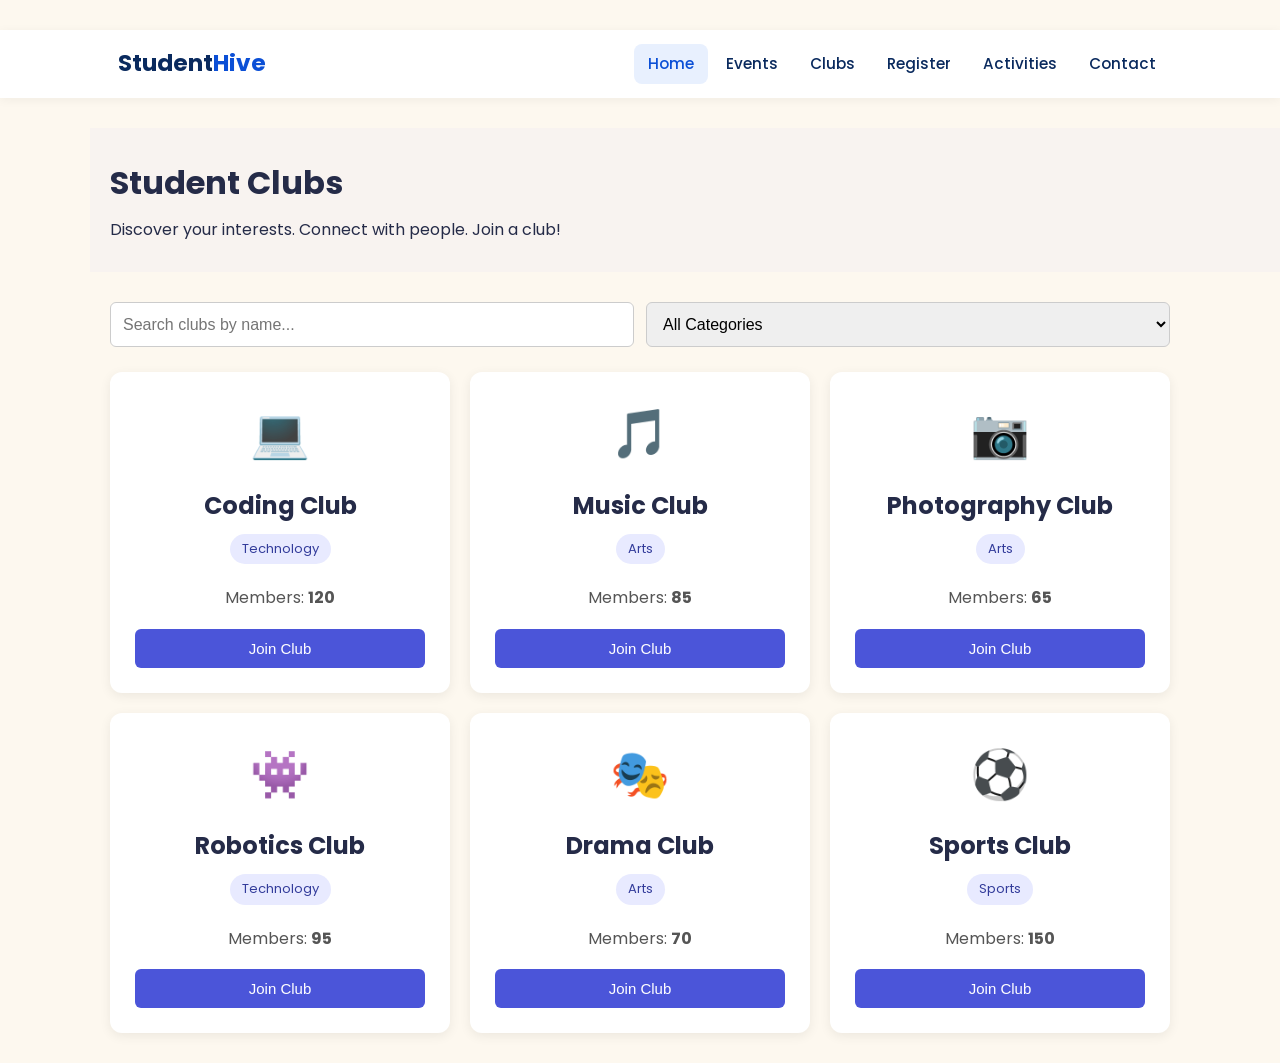
<file: index.html>
<!DOCTYPE html>
<html lang="en">
<head>
    <meta charset="UTF-8">
    <meta name="viewport" content="width=device-width, initial-scale=1.0">
    <title>Student Clubs</title>
    <link href="https://fonts.googleapis.com/css2?family=Poppins:wght@400;500;600;700;800&display=swap" rel="stylesheet" />
    <link rel=stylesheet href="style.css">
</head>

<body>
 <!-- ===== NAVBAR ===== -->
 <header class="navbar" id="navbar">
    <div class="container nav-inner">
      <a href="#" class="logo">
        <i class="fa-solid fa-graduation-cap"></i>
        <span>Student<strong>Hive</strong></span>
      </a>

      <nav class="nav-links" id="navLinks">
        <a href="#" class="active">Home</a>
        <a href="#events">Events</a>
        <a href="#clubs">Clubs</a>
        <a href="#register">Register</a>
        <a href="activties.html">Activities</a>
        <a href="#contact">Contact</a>
      </nav>

      <button class="menu-toggle" id="menuToggle" aria-label="Toggle menu" aria-expanded="false">
        <i class="fa-solid fa-bars"></i>
      </button>
    </div>
  </header>
    <div class="student">
        <h1>Student Clubs</h1>
        <p>Discover your interests. Connect with people. Join a club!</p>
    </div>

    <main class="container">

        <div class="filters">
            <input
                type="text"
                id="searchInput"
                placeholder="Search clubs by name..."
                aria-label="Search clubs by name"
            >

            <select id="categoryFilter" aria-label="Filter clubs by category">
                <option value="All">All Categories</option>
                <option value="Technology">Technology</option>
                <option value="Arts">Arts</option>
                <option value="Sports">Sports</option>
            </select>
        </div>

        <div id="message" role="status" aria-live="polite"></div>

        <div id="clubContainer"></div>

    </main>

<script src="club.js"></script>
</body>
</html>
</file>
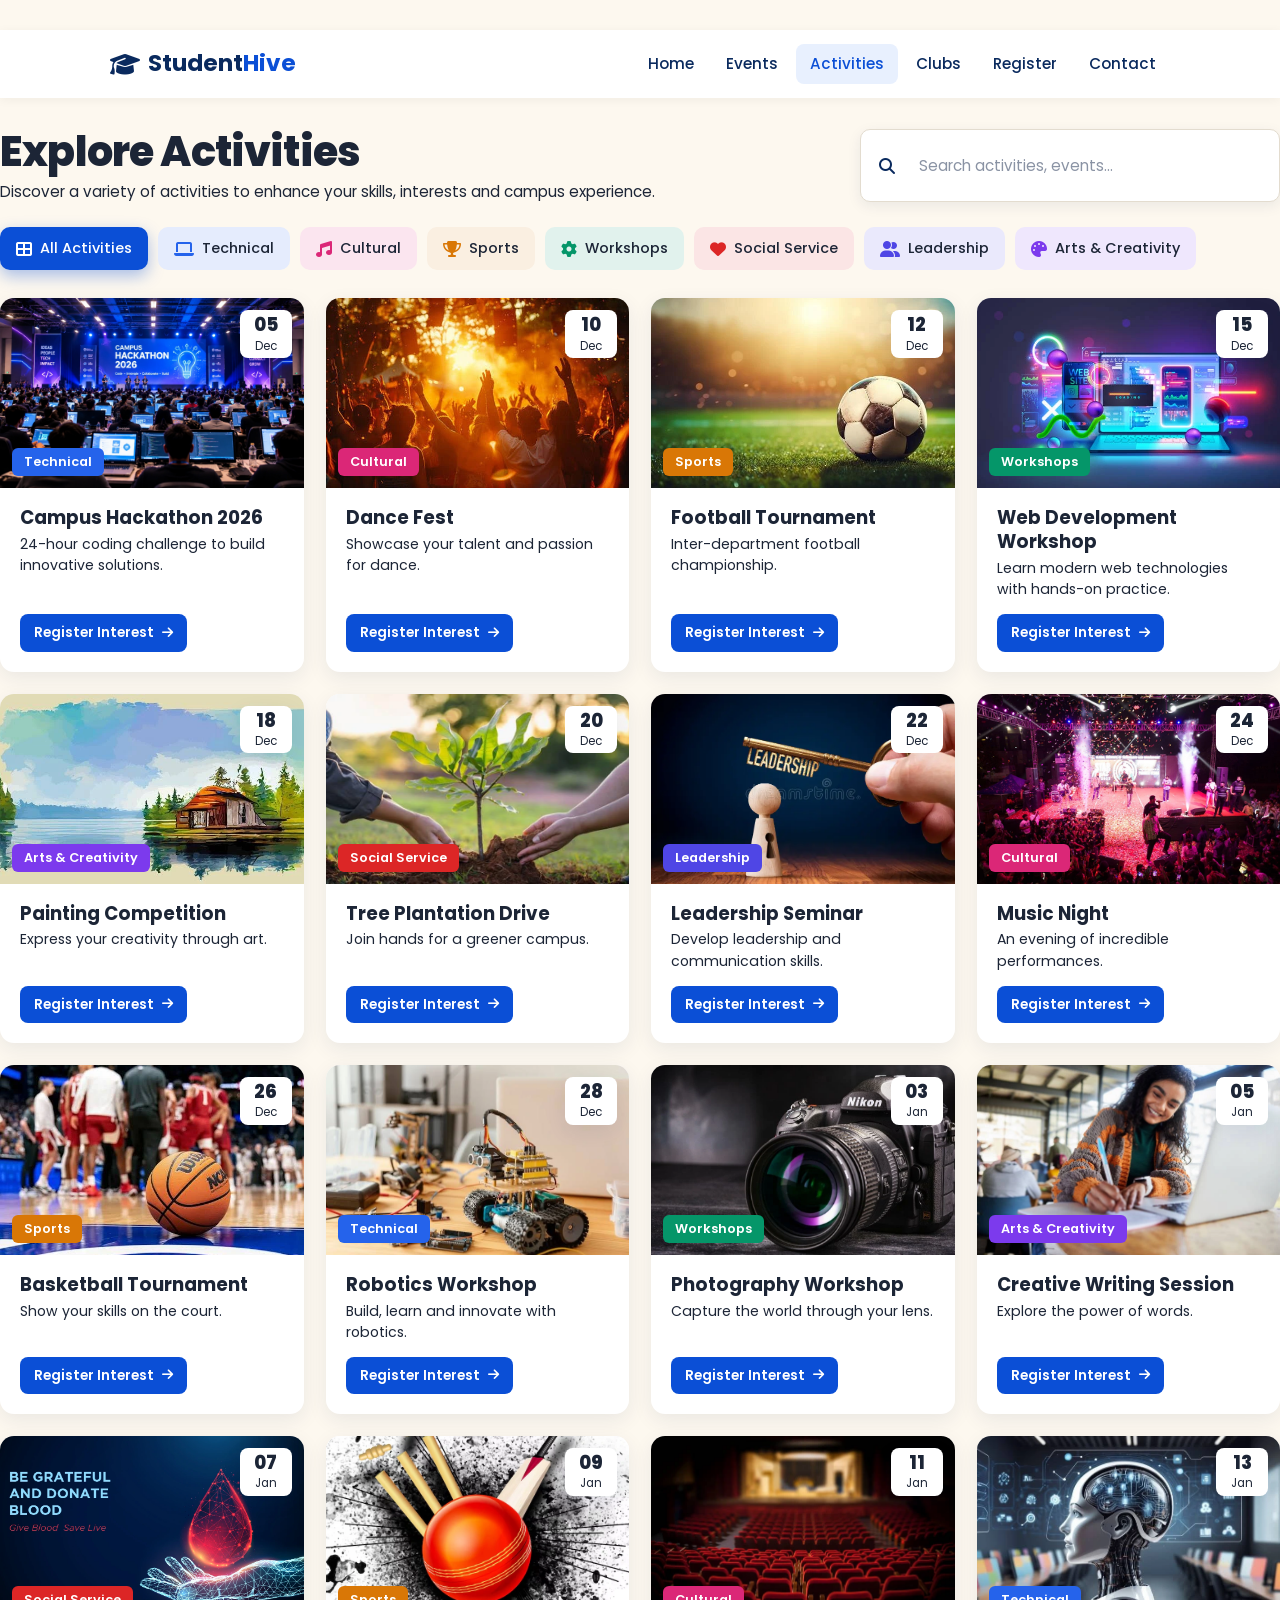
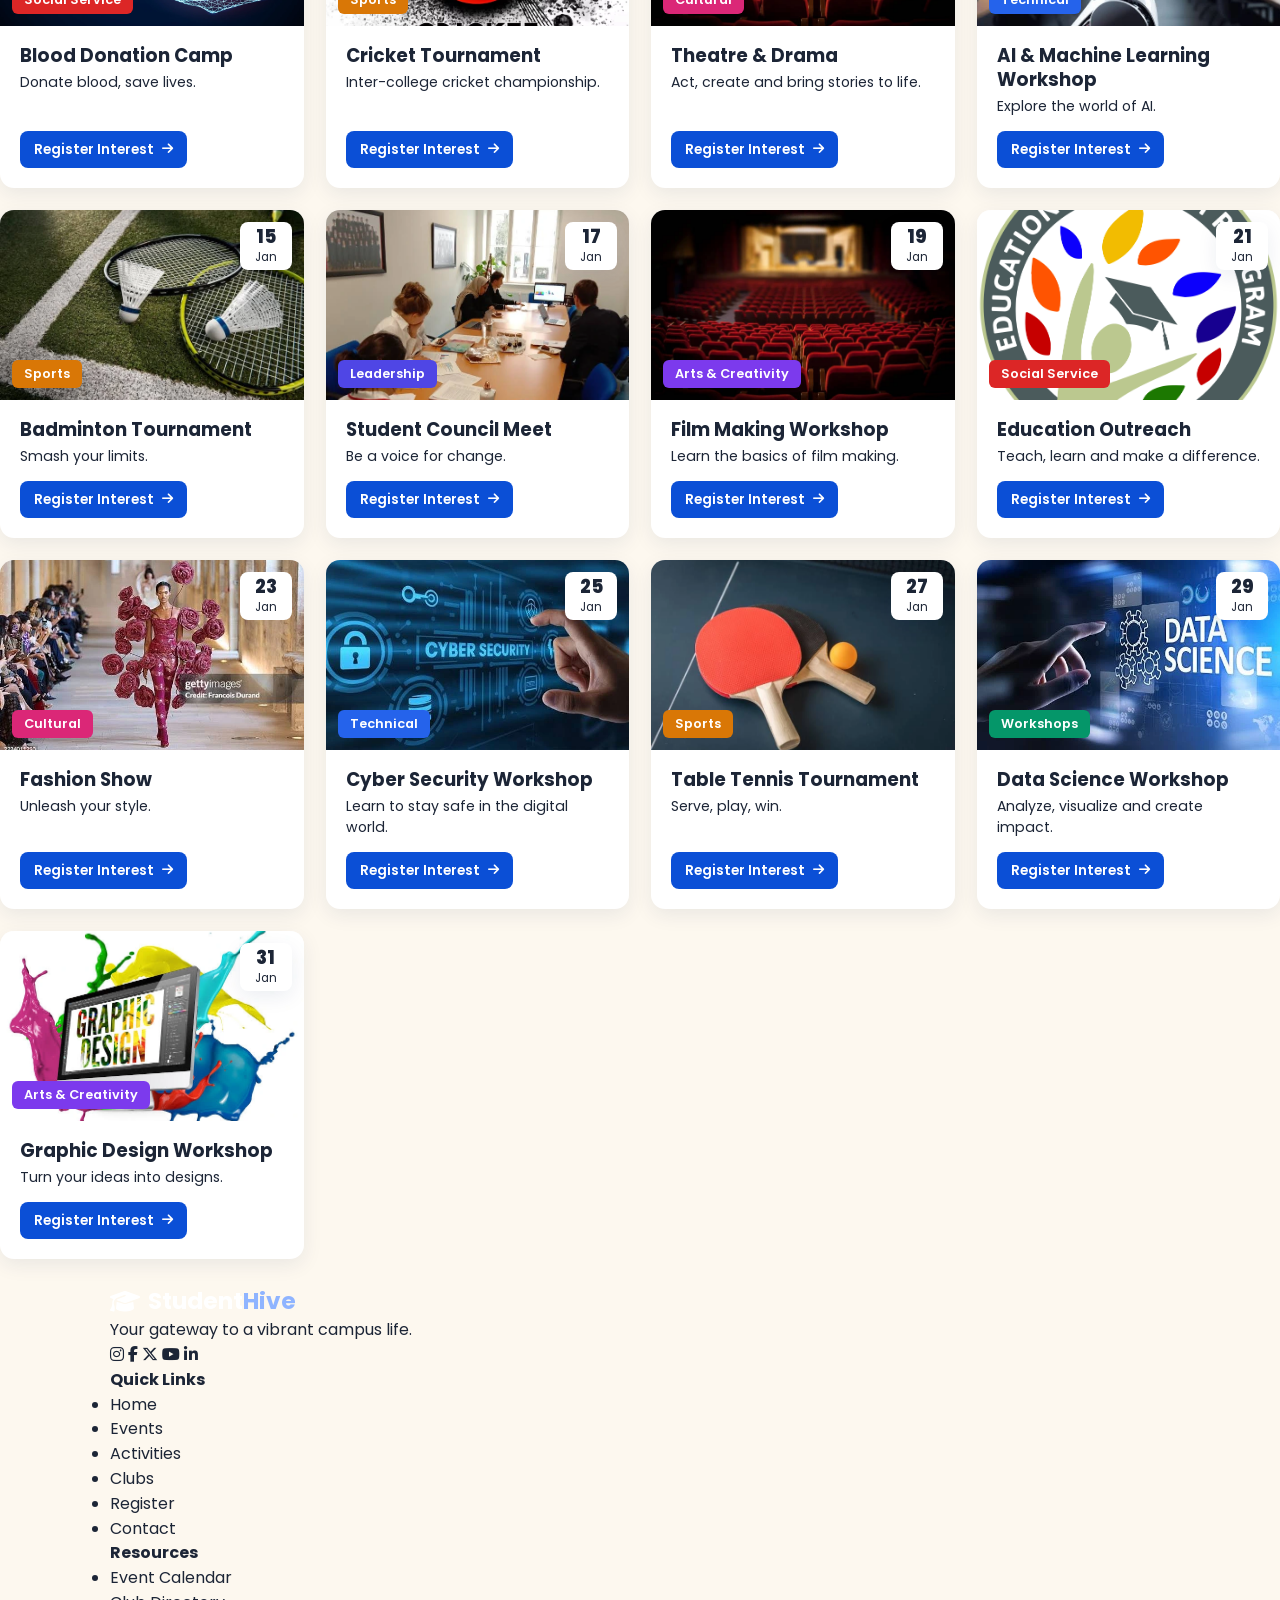
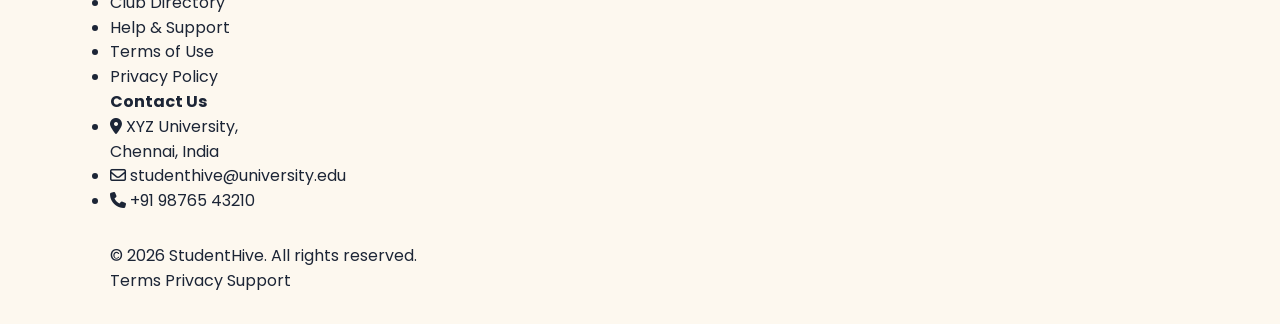
<file: activities.html>
<!DOCTYPE html>
<html lang="en">
<head>
  <meta charset="UTF-8">
  <meta name="viewport" content="width=device-width, initial-scale=1.0">
  <title>Explore Activities | StudentHive</title>
  <meta name="description" content="Explore technical, cultural, sports, workshop, social service, leadership and arts activities at StudentHive.">

  <link rel="preconnect" href="https://fonts.googleapis.com">
  <link rel="preconnect" href="https://fonts.gstatic.com" crossorigin>
  <link href="https://fonts.googleapis.com/css2?family=Poppins:wght@400;500;600;700;800&display=swap" rel="stylesheet">
  <link rel="stylesheet" href="https://cdnjs.cloudflare.com/ajax/libs/font-awesome/6.5.1/css/all.min.css">
  <link rel="stylesheet" href="style.css">
  <link rel="stylesheet" href="activities.css">
</head>
<body>

  <!-- ===== NAVBAR (same as home) ===== -->
  <header class="navbar" id="navbar">
    <div class="container nav-inner">
      <a href="index.html" class="logo">
        <i class="fa-solid fa-graduation-cap"></i>
        <span>Student<strong>Hive</strong></span>
      </a>

      <nav class="nav-links" id="navLinks">
        <a href="index.html">Home</a>
        <a href="events.html">Events</a>
        <a href="activities.html" class="active" aria-current="page">Activities</a>
        <a href="clubs.html">Clubs</a>
        <a href="register.html">Register</a>
        <a href="contact.html">Contact</a>
      </nav>

      <button class="menu-toggle" id="menuToggle" aria-label="Toggle menu" aria-expanded="false" aria-controls="navLinks">
        <i class="fa-solid fa-bars"></i>
      </button>
    </div>
  </header>

  <main>
    <section class="explore" id="explore">

      <div class="explore__top">
        <div>
          <h1>Explore <span class="text-blue">Activities</span></h1>
          <p>Discover a variety of activities to enhance your skills, interests and campus experience.</p>
        </div>

        <label class="search-box">
          <i class="fa-solid fa-magnifying-glass" aria-hidden="true"></i>
          <input type="search" id="searchInput" placeholder="Search activities, events..." aria-label="Search activities">
        </label>
      </div>

      <div class="filters" role="group" aria-label="Filter activities">
        <button class="chip is-active" data-filter="all" aria-pressed="true" style="--c:#0b4fd6">
          <i class="fa-solid fa-table-cells-large" aria-hidden="true"></i> All Activities
        </button>
        <button class="chip" data-filter="technical" aria-pressed="false" style="--c:#2563eb">
          <i class="fa-solid fa-laptop" aria-hidden="true"></i> Technical
        </button>
        <button class="chip" data-filter="cultural" aria-pressed="false" style="--c:#db2777">
          <i class="fa-solid fa-music" aria-hidden="true"></i> Cultural
        </button>
        <button class="chip" data-filter="sports" aria-pressed="false" style="--c:#d97706">
          <i class="fa-solid fa-trophy" aria-hidden="true"></i> Sports
        </button>
        <button class="chip" data-filter="workshops" aria-pressed="false" style="--c:#059669">
          <i class="fa-solid fa-gear" aria-hidden="true"></i> Workshops
        </button>
        <button class="chip" data-filter="social" aria-pressed="false" style="--c:#dc2626">
          <i class="fa-solid fa-heart" aria-hidden="true"></i> Social Service
        </button>
        <button class="chip" data-filter="leadership" aria-pressed="false" style="--c:#4f46e5">
          <i class="fa-solid fa-user-group" aria-hidden="true"></i> Leadership
        </button>
        <button class="chip" data-filter="arts" aria-pressed="false" style="--c:#7c3aed">
          <i class="fa-solid fa-palette" aria-hidden="true"></i> Arts &amp; Creativity
        </button>
      </div>

      <div class="grid" id="activityGrid">

        <!-- ===== DECEMBER ===== -->
        <article class="card" data-category="technical">
          <div class="card__media">
            <img src="./img/Campus%20Hackathon.webp" alt="Campus Hackathon 2026" loading="lazy">
            <span class="card__tag">Technical</span>
            <div class="card__date"><strong>05</strong><span>Dec</span></div>
          </div>
          <div class="card__body">
            <h3>Campus Hackathon 2026</h3>
            <p>24-hour coding challenge to build innovative solutions.</p>
            <a href="register.html" class="card__link">Register Interest <i class="fa-solid fa-arrow-right" aria-hidden="true"></i></a>
          </div>
        </article>

        <article class="card" data-category="cultural">
          <div class="card__media">
            <img src="./img/dancefest-converted.webp" alt="Dance Fest" loading="lazy">
            <span class="card__tag">Cultural</span>
            <div class="card__date"><strong>10</strong><span>Dec</span></div>
          </div>
          <div class="card__body">
            <h3>Dance Fest</h3>
            <p>Showcase your talent and passion for dance.</p>
            <a href="register.html" class="card__link">Register Interest <i class="fa-solid fa-arrow-right" aria-hidden="true"></i></a>
          </div>
        </article>

        <article class="card" data-category="sports">
          <div class="card__media">
            <img src="./img/football-converted.webp" alt="Football Tournament" loading="lazy">
            <span class="card__tag">Sports</span>
            <div class="card__date"><strong>12</strong><span>Dec</span></div>
          </div>
          <div class="card__body">
            <h3>Football Tournament</h3>
            <p>Inter-department football championship.</p>
            <a href="register.html" class="card__link">Register Interest <i class="fa-solid fa-arrow-right" aria-hidden="true"></i></a>
          </div>
        </article>

        <article class="card" data-category="workshops">
          <div class="card__media">
            <img src="./img/webdevelopment-converted.webp" alt="Web Development Workshop" loading="lazy">
            <span class="card__tag">Workshops</span>
            <div class="card__date"><strong>15</strong><span>Dec</span></div>
          </div>
          <div class="card__body">
            <h3>Web Development Workshop</h3>
            <p>Learn modern web technologies with hands-on practice.</p>
            <a href="register.html" class="card__link">Register Interest <i class="fa-solid fa-arrow-right" aria-hidden="true"></i></a>
          </div>
        </article>

        <article class="card" data-category="arts">
          <div class="card__media">
            <img src="./img/painting-converted.webp" alt="Painting Competition" loading="lazy">
            <span class="card__tag">Arts &amp; Creativity</span>
            <div class="card__date"><strong>18</strong><span>Dec</span></div>
          </div>
          <div class="card__body">
            <h3>Painting Competition</h3>
            <p>Express your creativity through art.</p>
            <a href="register.html" class="card__link">Register Interest <i class="fa-solid fa-arrow-right" aria-hidden="true"></i></a>
          </div>
        </article>

        <article class="card" data-category="social">
          <div class="card__media">
            <img src="./img/TreePlantationDrive-converted.webp" alt="Tree Plantation Drive" loading="lazy">
            <span class="card__tag">Social Service</span>
            <div class="card__date"><strong>20</strong><span>Dec</span></div>
          </div>
          <div class="card__body">
            <h3>Tree Plantation Drive</h3>
            <p>Join hands for a greener campus.</p>
            <a href="register.html" class="card__link">Register Interest <i class="fa-solid fa-arrow-right" aria-hidden="true"></i></a>
          </div>
        </article>

        <article class="card" data-category="leadership">
          <div class="card__media">
            <img src="./img/LeadershipSeminar.webp" alt="Leadership Seminar" loading="lazy">
            <span class="card__tag">Leadership</span>
            <div class="card__date"><strong>22</strong><span>Dec</span></div>
          </div>
          <div class="card__body">
            <h3>Leadership Seminar</h3>
            <p>Develop leadership and communication skills.</p>
            <a href="register.html" class="card__link">Register Interest <i class="fa-solid fa-arrow-right" aria-hidden="true"></i></a>
          </div>
        </article>

        <article class="card" data-category="cultural">
          <div class="card__media">
            <img src="./img/musicnight.webp" alt="Music Night" loading="lazy">
            <span class="card__tag">Cultural</span>
            <div class="card__date"><strong>24</strong><span>Dec</span></div>
          </div>
          <div class="card__body">
            <h3>Music Night</h3>
            <p>An evening of incredible performances.</p>
            <a href="register.html" class="card__link">Register Interest <i class="fa-solid fa-arrow-right" aria-hidden="true"></i></a>
          </div>
        </article>

        <article class="card" data-category="sports">
          <div class="card__media">
            <img src="./img/BasketballTournament-converted.webp" alt="Basketball Tournament" loading="lazy">
            <span class="card__tag">Sports</span>
            <div class="card__date"><strong>26</strong><span>Dec</span></div>
          </div>
          <div class="card__body">
            <h3>Basketball Tournament</h3>
            <p>Show your skills on the court.</p>
            <a href="register.html" class="card__link">Register Interest <i class="fa-solid fa-arrow-right" aria-hidden="true"></i></a>
          </div>
        </article>

        <article class="card" data-category="technical">
          <div class="card__media">
            <img src="./img/RoboticsWorkshop-converted.webp" alt="Robotics Workshop" loading="lazy">
            <span class="card__tag">Technical</span>
            <div class="card__date"><strong>28</strong><span>Dec</span></div>
          </div>
          <div class="card__body">
            <h3>Robotics Workshop</h3>
            <p>Build, learn and innovate with robotics.</p>
            <a href="register.html" class="card__link">Register Interest <i class="fa-solid fa-arrow-right" aria-hidden="true"></i></a>
          </div>
        </article>

        <!-- ===== JANUARY ===== -->
        <article class="card" data-category="workshops">
          <div class="card__media">
            <img src="./img/camera-converted.webp" alt="Photography Workshop" loading="lazy">
            <span class="card__tag">Workshops</span>
            <div class="card__date"><strong>03</strong><span>Jan</span></div>
          </div>
          <div class="card__body">
            <h3>Photography Workshop</h3>
            <p>Capture the world through your lens.</p>
            <a href="register.html" class="card__link">Register Interest <i class="fa-solid fa-arrow-right" aria-hidden="true"></i></a>
          </div>
        </article>

        <article class="card" data-category="arts">
          <div class="card__media">
            <img src="./img/CreativeWritingSession-converted.webp" alt="Creative Writing Session" loading="lazy">
            <span class="card__tag">Arts &amp; Creativity</span>
            <div class="card__date"><strong>05</strong><span>Jan</span></div>
          </div>
          <div class="card__body">
            <h3>Creative Writing Session</h3>
            <p>Explore the power of words.</p>
            <a href="register.html" class="card__link">Register Interest <i class="fa-solid fa-arrow-right" aria-hidden="true"></i></a>
          </div>
        </article>

        <article class="card" data-category="social">
          <div class="card__media">
            <img src="./img/BloodDonation-converted.webp" alt="Blood Donation Camp" loading="lazy">
            <span class="card__tag">Social Service</span>
            <div class="card__date"><strong>07</strong><span>Jan</span></div>
          </div>
          <div class="card__body">
            <h3>Blood Donation Camp</h3>
            <p>Donate blood, save lives.</p>
            <a href="register.html" class="card__link">Register Interest <i class="fa-solid fa-arrow-right" aria-hidden="true"></i></a>
          </div>
        </article>

        <article class="card" data-category="sports">
          <div class="card__media">
            <img src="./img/CricketTournament-converted.webp" alt="Cricket Tournament" loading="lazy">
            <span class="card__tag">Sports</span>
            <div class="card__date"><strong>09</strong><span>Jan</span></div>
          </div>
          <div class="card__body">
            <h3>Cricket Tournament</h3>
            <p>Inter-college cricket championship.</p>
            <a href="register.html" class="card__link">Register Interest <i class="fa-solid fa-arrow-right" aria-hidden="true"></i></a>
          </div>
        </article>

        <article class="card" data-category="cultural">
          <div class="card__media">
            <img src="./img/TheatreDrama-converted.webp" alt="Theatre &amp; Drama" loading="lazy">
            <span class="card__tag">Cultural</span>
            <div class="card__date"><strong>11</strong><span>Jan</span></div>
          </div>
          <div class="card__body">
            <h3>Theatre &amp; Drama</h3>
            <p>Act, create and bring stories to life.</p>
            <a href="register.html" class="card__link">Register Interest <i class="fa-solid fa-arrow-right" aria-hidden="true"></i></a>
          </div>
        </article>

        <article class="card" data-category="technical">
          <div class="card__media">
            <img src="./img/AIMachineLearning-converted.webp" alt="AI &amp; Machine Learning Workshop" loading="lazy">
            <span class="card__tag">Technical</span>
            <div class="card__date"><strong>13</strong><span>Jan</span></div>
          </div>
          <div class="card__body">
            <h3>AI &amp; Machine Learning Workshop</h3>
            <p>Explore the world of AI.</p>
            <a href="register.html" class="card__link">Register Interest <i class="fa-solid fa-arrow-right" aria-hidden="true"></i></a>
          </div>
        </article>

        <article class="card" data-category="sports">
          <div class="card__media">
            <img src="./img/Badminton-converted.webp" alt="Badminton Tournament" loading="lazy">
            <span class="card__tag">Sports</span>
            <div class="card__date"><strong>15</strong><span>Jan</span></div>
          </div>
          <div class="card__body">
            <h3>Badminton Tournament</h3>
            <p>Smash your limits.</p>
            <a href="register.html" class="card__link">Register Interest <i class="fa-solid fa-arrow-right" aria-hidden="true"></i></a>
          </div>
        </article>

        <article class="card" data-category="leadership">
          <div class="card__media">
            <img src="./img/StudentCouncilMeet-converted.webp" alt="Student Council Meet" loading="lazy">
            <span class="card__tag">Leadership</span>
            <div class="card__date"><strong>17</strong><span>Jan</span></div>
          </div>
          <div class="card__body">
            <h3>Student Council Meet</h3>
            <p>Be a voice for change.</p>
            <a href="register.html" class="card__link">Register Interest <i class="fa-solid fa-arrow-right" aria-hidden="true"></i></a>
          </div>
        </article>

        <article class="card" data-category="arts">
          <div class="card__media">
            <img src="./img/TheatreDrama-converted.webp" alt="Film Making Workshop" loading="lazy">
            <span class="card__tag">Arts &amp; Creativity</span>
            <div class="card__date"><strong>19</strong><span>Jan</span></div>
          </div>
          <div class="card__body">
            <h3>Film Making Workshop</h3>
            <p>Learn the basics of film making.</p>
            <a href="register.html" class="card__link">Register Interest <i class="fa-solid fa-arrow-right" aria-hidden="true"></i></a>
          </div>
        </article>

        <article class="card" data-category="social">
          <div class="card__media">
            <img src="./img/EducationOutreach-converted.webp" alt="Education Outreach" loading="lazy">
            <span class="card__tag">Social Service</span>
            <div class="card__date"><strong>21</strong><span>Jan</span></div>
          </div>
          <div class="card__body">
            <h3>Education Outreach</h3>
            <p>Teach, learn and make a difference.</p>
            <a href="register.html" class="card__link">Register Interest <i class="fa-solid fa-arrow-right" aria-hidden="true"></i></a>
          </div>
        </article>

        <article class="card" data-category="cultural">
          <div class="card__media">
            <img src="./img/FashionShow-converted.webp" alt="Fashion Show" loading="lazy">
            <span class="card__tag">Cultural</span>
            <div class="card__date"><strong>23</strong><span>Jan</span></div>
          </div>
          <div class="card__body">
            <h3>Fashion Show</h3>
            <p>Unleash your style.</p>
            <a href="register.html" class="card__link">Register Interest <i class="fa-solid fa-arrow-right" aria-hidden="true"></i></a>
          </div>
        </article>

        <article class="card" data-category="technical">
          <div class="card__media">
            <img src="./img/CyberSecurity-converted.webp" alt="Cyber Security Workshop" loading="lazy">
            <span class="card__tag">Technical</span>
            <div class="card__date"><strong>25</strong><span>Jan</span></div>
          </div>
          <div class="card__body">
            <h3>Cyber Security Workshop</h3>
            <p>Learn to stay safe in the digital world.</p>
            <a href="register.html" class="card__link">Register Interest <i class="fa-solid fa-arrow-right" aria-hidden="true"></i></a>
          </div>
        </article>

        <article class="card" data-category="sports">
          <div class="card__media">
            <img src="./img/TableTennis-converted.webp" alt="Table Tennis Tournament" loading="lazy">
            <span class="card__tag">Sports</span>
            <div class="card__date"><strong>27</strong><span>Jan</span></div>
          </div>
          <div class="card__body">
            <h3>Table Tennis Tournament</h3>
            <p>Serve, play, win.</p>
            <a href="register.html" class="card__link">Register Interest <i class="fa-solid fa-arrow-right" aria-hidden="true"></i></a>
          </div>
        </article>

        <article class="card" data-category="workshops">
          <div class="card__media">
            <img src="./img/DataScience-converted.webp" alt="Data Science Workshop" loading="lazy">
            <span class="card__tag">Workshops</span>
            <div class="card__date"><strong>29</strong><span>Jan</span></div>
          </div>
          <div class="card__body">
            <h3>Data Science Workshop</h3>
            <p>Analyze, visualize and create impact.</p>
            <a href="register.html" class="card__link">Register Interest <i class="fa-solid fa-arrow-right" aria-hidden="true"></i></a>
          </div>
        </article>

        <article class="card" data-category="arts">
          <div class="card__media">
            <img src="./img/GraphicDesign-converted.webp" alt="Graphic Design Workshop" loading="lazy">
            <span class="card__tag">Arts &amp; Creativity</span>
            <div class="card__date"><strong>31</strong><span>Jan</span></div>
          </div>
          <div class="card__body">
            <h3>Graphic Design Workshop</h3>
            <p>Turn your ideas into designs.</p>
            <a href="register.html" class="card__link">Register Interest <i class="fa-solid fa-arrow-right" aria-hidden="true"></i></a>
          </div>
        </article>

      </div>

      <p class="empty" id="emptyState" hidden>No activities found. Try another search or filter.</p>
    </section>
  </main>

  <!-- ===== FOOTER (same as home) ===== -->
  <footer class="footer" id="contact">
    <div class="container footer-grid">
      <div class="footer-brand">
        <a href="index.html" class="logo light">
          <i class="fa-solid fa-graduation-cap"></i>
          <span>Student<strong>Hive</strong></span>
        </a>
        <p class="tagline">Your gateway to a vibrant campus life.</p>
        <div class="socials">
          <a href="https://www.instagram.com/" aria-label="Instagram"><i class="fa-brands fa-instagram"></i></a>
          <a href="https://www.facebook.com/" aria-label="Facebook"><i class="fa-brands fa-facebook-f"></i></a>
          <a href="https://x.com/" aria-label="X"><i class="fa-brands fa-x-twitter"></i></a>
          <a href="https://www.youtube.com/" aria-label="YouTube"><i class="fa-brands fa-youtube"></i></a>
          <a href="https://www.linkedin.com/" aria-label="LinkedIn"><i class="fa-brands fa-linkedin-in"></i></a>
        </div>
      </div>

      <div>
        <h4>Quick Links</h4>
        <ul>
          <li><a href="index.html">Home</a></li>
          <li><a href="events.html">Events</a></li>
          <li><a href="activities.html">Activities</a></li>
          <li><a href="clubs.html">Clubs</a></li>
          <li><a href="register.html">Register</a></li>
          <li><a href="contact.html">Contact</a></li>
        </ul>
      </div>

      <div>
        <h4>Resources</h4>
        <ul>
          <li><a href="events.html">Event Calendar</a></li>
          <li><a href="clubs.html">Club Directory</a></li>
          <li><a href="contact.html">Help &amp; Support</a></li>
          <li><a href="#">Terms of Use</a></li>
          <li><a href="#">Privacy Policy</a></li>
        </ul>
      </div>

      <div>
        <h4>Contact Us</h4>
        <ul class="contact-list">
          <li><i class="fa-solid fa-location-dot"></i> <span>XYZ University,<br>Chennai, India</span></li>
          <li><i class="fa-regular fa-envelope"></i> <span><a href="mailto:studenthive@university.edu">studenthive@university.edu</a></span></li>
          <li><i class="fa-solid fa-phone"></i> <span><a href="tel:+919876543210">+91 98765 43210</a></span></li>
        </ul>
      </div>
    </div>

    <div class="footer-bottom">
      <div class="container footer-bottom-inner">
        <p>&copy; <span id="footerYear">2026</span> StudentHive. All rights reserved.</p>
        <div class="legal">
          <a href="#">Terms</a>
          <a href="#">Privacy</a>
          <a href="contact.html">Support</a>
        </div>
      </div>
    </div>
  </footer>

  <script src="activities.js"></script>
</body>
</html>
</file>
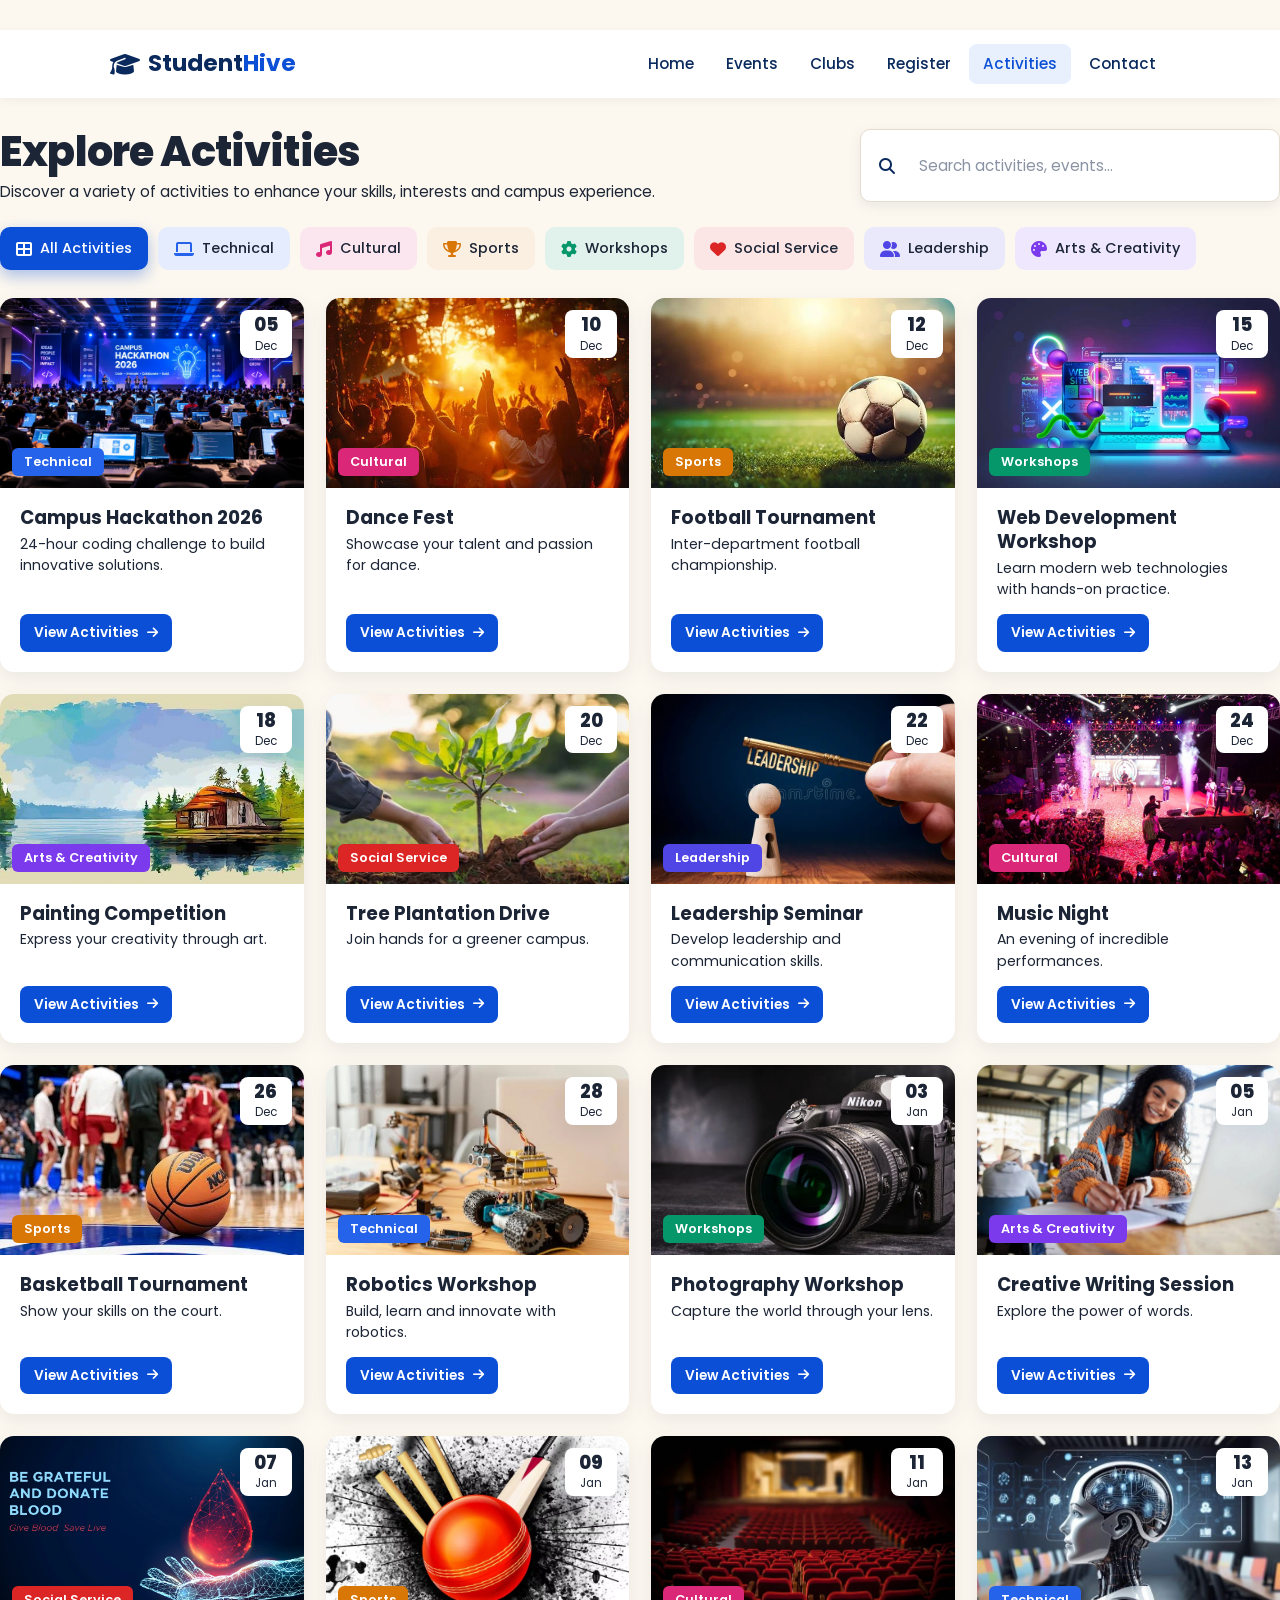
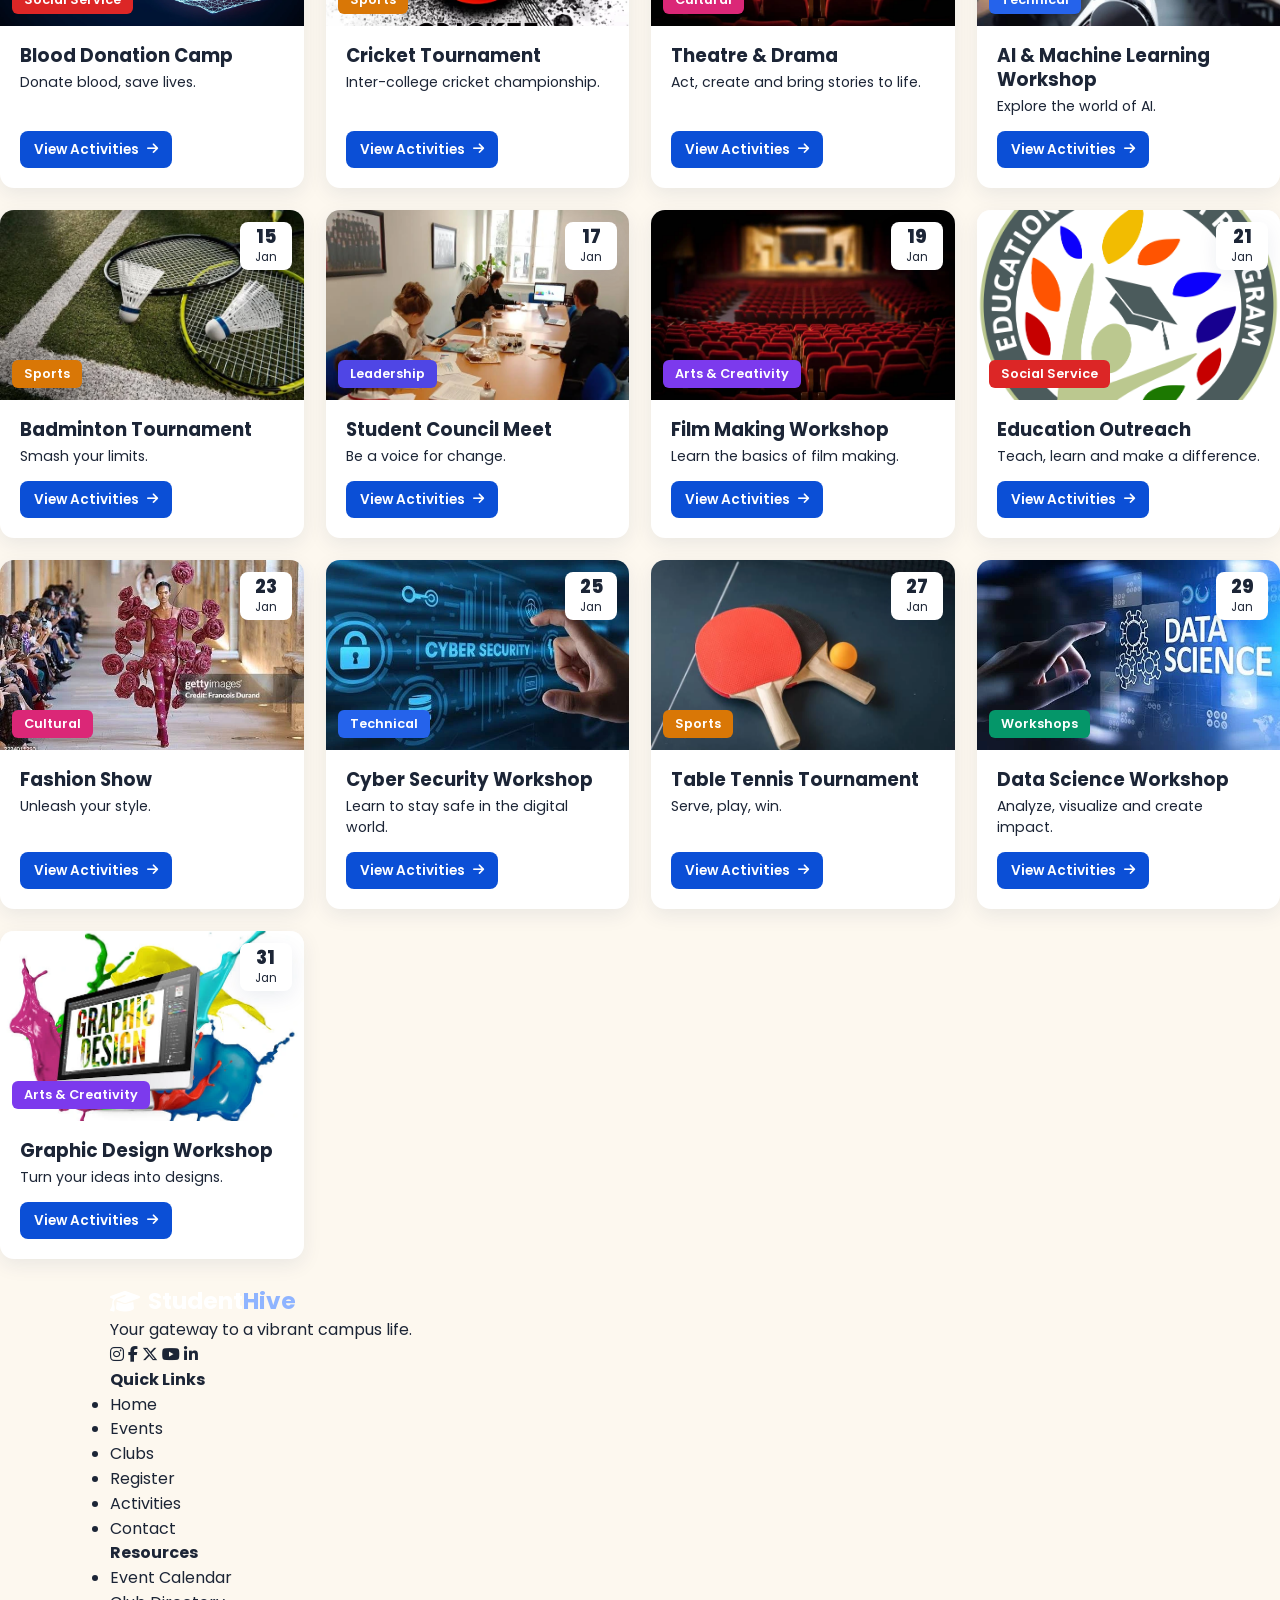
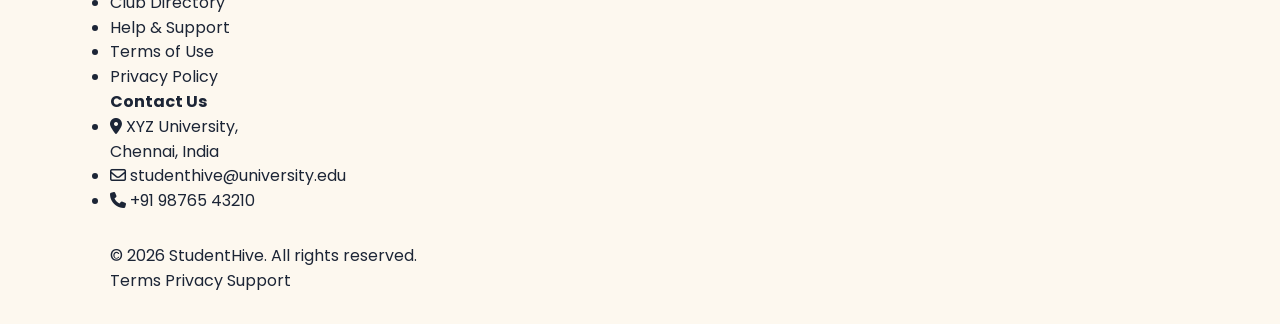
<file: activties.html>
<!DOCTYPE html>
<html lang="en">
<head>
  <meta charset="UTF-8">
  <meta name="viewport" content="width=device-width, initial-scale=1.0">
  <title>Explore Activities | StudentHive</title>
  <meta name="description" content="Explore technical, cultural, sports, workshop, social service, leadership and arts activities at StudentHive.">

  <link rel="preconnect" href="https://fonts.googleapis.com">
  <link rel="preconnect" href="https://fonts.gstatic.com" crossorigin>
  <link href="https://fonts.googleapis.com/css2?family=Poppins:wght@400;500;600;700;800&display=swap" rel="stylesheet">
  <link rel="stylesheet" href="https://cdnjs.cloudflare.com/ajax/libs/font-awesome/6.5.1/css/all.min.css">
  <link rel="stylesheet" href="style.css">
  <link rel="stylesheet" href="activities.css">
</head>
<body>

  <!-- ===== NAVBAR (same as home) ===== -->
  <header class="navbar" id="navbar">
    <div class="container nav-inner">
      <a href="index.html" class="logo">
        <i class="fa-solid fa-graduation-cap"></i>
        <span>Student<strong>Hive</strong></span>
      </a>

      <nav class="nav-links" id="navLinks">
        <a href="index.html">Home</a>
        <a href="index.html#events">Events</a>
        <a href="index.html#clubs">Clubs</a>
        <a href="index.html#register">Register</a>
        <a href="activities.html" class="active" aria-current="page">Activities</a>
        <a href="index.html#contact">Contact</a>
      </nav>

      <button class="menu-toggle" id="menuToggle" aria-label="Toggle menu" aria-expanded="false" aria-controls="navLinks">
        <i class="fa-solid fa-bars"></i>
      </button>
    </div>
  </header>

  <main>
    <section class="explore" id="explore">

      <div class="explore__top">
        <div>
          <h1>Explore <span class="text-blue">Activities</span></h1>
          <p>Discover a variety of activities to enhance your skills, interests and campus experience.</p>
        </div>

        <label class="search-box">
          <i class="fa-solid fa-magnifying-glass" aria-hidden="true"></i>
          <input type="search" id="searchInput" placeholder="Search activities, events..." aria-label="Search activities">
        </label>
      </div>

      <div class="filters" role="group" aria-label="Filter activities">
        <button class="chip is-active" data-filter="all" aria-pressed="true" style="--c:#0b4fd6">
          <i class="fa-solid fa-table-cells-large" aria-hidden="true"></i> All Activities
        </button>
        <button class="chip" data-filter="technical" aria-pressed="false" style="--c:#2563eb">
          <i class="fa-solid fa-laptop" aria-hidden="true"></i> Technical
        </button>
        <button class="chip" data-filter="cultural" aria-pressed="false" style="--c:#db2777">
          <i class="fa-solid fa-music" aria-hidden="true"></i> Cultural
        </button>
        <button class="chip" data-filter="sports" aria-pressed="false" style="--c:#d97706">
          <i class="fa-solid fa-trophy" aria-hidden="true"></i> Sports
        </button>
        <button class="chip" data-filter="workshops" aria-pressed="false" style="--c:#059669">
          <i class="fa-solid fa-gear" aria-hidden="true"></i> Workshops
        </button>
        <button class="chip" data-filter="social" aria-pressed="false" style="--c:#dc2626">
          <i class="fa-solid fa-heart" aria-hidden="true"></i> Social Service
        </button>
        <button class="chip" data-filter="leadership" aria-pressed="false" style="--c:#4f46e5">
          <i class="fa-solid fa-user-group" aria-hidden="true"></i> Leadership
        </button>
        <button class="chip" data-filter="arts" aria-pressed="false" style="--c:#7c3aed">
          <i class="fa-solid fa-palette" aria-hidden="true"></i> Arts &amp; Creativity
        </button>
      </div>

      <div class="grid" id="activityGrid">

        <!-- ===== DECEMBER ===== -->
        <article class="card" data-category="technical">
          <div class="card__media">
            <img src="./img/Campus Hackathon.webp" alt="Campus Hackathon 2026" loading="lazy">
            <span class="card__tag">Technical</span>
            <div class="card__date"><strong>05</strong><span>Dec</span></div>
          </div>
          <div class="card__body">
            <h3>Campus Hackathon 2026</h3>
            <p>24-hour coding challenge to build innovative solutions.</p>
            <a href="#" class="card__link">View Activities <i class="fa-solid fa-arrow-right" aria-hidden="true"></i></a>
          </div>
        </article>

        <article class="card" data-category="cultural">
          <div class="card__media">
            <img src="./img/dancefest-converted.webp" alt="Dance Fest" loading="lazy">
            <span class="card__tag">Cultural</span>
            <div class="card__date"><strong>10</strong><span>Dec</span></div>
          </div>
          <div class="card__body">
            <h3>Dance Fest</h3>
            <p>Showcase your talent and passion for dance.</p>
            <a href="#" class="card__link">View Activities <i class="fa-solid fa-arrow-right" aria-hidden="true"></i></a>
          </div>
        </article>

        <article class="card" data-category="sports">
          <div class="card__media">
            <img src="./img/football-converted.webp" alt="Football Tournament" loading="lazy">
            <span class="card__tag">Sports</span>
            <div class="card__date"><strong>12</strong><span>Dec</span></div>
          </div>
          <div class="card__body">
            <h3>Football Tournament</h3>
            <p>Inter-department football championship.</p>
            <a href="#" class="card__link">View Activities <i class="fa-solid fa-arrow-right" aria-hidden="true"></i></a>
          </div>
        </article>

        <article class="card" data-category="workshops">
          <div class="card__media">
            <img src="./img/webdevelopment-converted.webp" alt="Web Development Workshop" loading="lazy">
            <span class="card__tag">Workshops</span>
            <div class="card__date"><strong>15</strong><span>Dec</span></div>
          </div>
          <div class="card__body">
            <h3>Web Development Workshop</h3>
            <p>Learn modern web technologies with hands-on practice.</p>
            <a href="#" class="card__link">View Activities <i class="fa-solid fa-arrow-right" aria-hidden="true"></i></a>
          </div>
        </article>

        <article class="card" data-category="arts">
          <div class="card__media">
            <img src="./img/painting-converted.webp" alt="Painting Competition" loading="lazy">
            <span class="card__tag">Arts &amp; Creativity</span>
            <div class="card__date"><strong>18</strong><span>Dec</span></div>
          </div>
          <div class="card__body">
            <h3>Painting Competition</h3>
            <p>Express your creativity through art.</p>
            <a href="#" class="card__link">View Activities <i class="fa-solid fa-arrow-right" aria-hidden="true"></i></a>
          </div>
        </article>

        <article class="card" data-category="social">
          <div class="card__media">
            <img src="./img/TreePlantationDrive-converted.webp" alt="Tree Plantation Drive" loading="lazy">
            <span class="card__tag">Social Service</span>
            <div class="card__date"><strong>20</strong><span>Dec</span></div>
          </div>
          <div class="card__body">
            <h3>Tree Plantation Drive</h3>
            <p>Join hands for a greener campus.</p>
            <a href="#" class="card__link">View Activities <i class="fa-solid fa-arrow-right" aria-hidden="true"></i></a>
          </div>
        </article>

        <article class="card" data-category="leadership">
          <div class="card__media">
            <img src="./img/LeadershipSeminar.webp" alt="Leadership Seminar" loading="lazy">
            <span class="card__tag">Leadership</span>
            <div class="card__date"><strong>22</strong><span>Dec</span></div>
          </div>
          <div class="card__body">
            <h3>Leadership Seminar</h3>
            <p>Develop leadership and communication skills.</p>
            <a href="#" class="card__link">View Activities <i class="fa-solid fa-arrow-right" aria-hidden="true"></i></a>
          </div>
        </article>

        <article class="card" data-category="cultural">
          <div class="card__media">
            <img src="./img/musicnight.webp" alt="Music Night" loading="lazy">
            <span class="card__tag">Cultural</span>
            <div class="card__date"><strong>24</strong><span>Dec</span></div>
          </div>
          <div class="card__body">
            <h3>Music Night</h3>
            <p>An evening of incredible performances.</p>
            <a href="#" class="card__link">View Activities <i class="fa-solid fa-arrow-right" aria-hidden="true"></i></a>
          </div>
        </article>

        <article class="card" data-category="sports">
          <div class="card__media">
            <img src="./img/BasketballTournament-converted.webp" alt="Basketball Tournament" loading="lazy">
            <span class="card__tag">Sports</span>
            <div class="card__date"><strong>26</strong><span>Dec</span></div>
          </div>
          <div class="card__body">
            <h3>Basketball Tournament</h3>
            <p>Show your skills on the court.</p>
            <a href="#" class="card__link">View Activities <i class="fa-solid fa-arrow-right" aria-hidden="true"></i></a>
          </div>
        </article>

        <article class="card" data-category="technical">
          <div class="card__media">
            <img src="./img/RoboticsWorkshop-converted.webp" alt="Robotics Workshop" loading="lazy">
            <span class="card__tag">Technical</span>
            <div class="card__date"><strong>28</strong><span>Dec</span></div>
          </div>
          <div class="card__body">
            <h3>Robotics Workshop</h3>
            <p>Build, learn and innovate with robotics.</p>
            <a href="#" class="card__link">View Activities <i class="fa-solid fa-arrow-right" aria-hidden="true"></i></a>
          </div>
        </article>

        <!-- ===== JANUARY ===== -->
        <article class="card" data-category="workshops">
          <div class="card__media">
            <img src="./img/camera-converted.webp" alt="Photography Workshop" loading="lazy">
            <span class="card__tag">Workshops</span>
            <div class="card__date"><strong>03</strong><span>Jan</span></div>
          </div>
          <div class="card__body">
            <h3>Photography Workshop</h3>
            <p>Capture the world through your lens.</p>
            <a href="#" class="card__link">View Activities <i class="fa-solid fa-arrow-right" aria-hidden="true"></i></a>
          </div>
        </article>

        <article class="card" data-category="arts">
          <div class="card__media">
            <img src="./img/CreativeWritingSession-converted.webp" alt="Creative Writing Session" loading="lazy">
            <span class="card__tag">Arts &amp; Creativity</span>
            <div class="card__date"><strong>05</strong><span>Jan</span></div>
          </div>
          <div class="card__body">
            <h3>Creative Writing Session</h3>
            <p>Explore the power of words.</p>
            <a href="#" class="card__link">View Activities <i class="fa-solid fa-arrow-right" aria-hidden="true"></i></a>
          </div>
        </article>

        <article class="card" data-category="social">
          <div class="card__media">
            <img src="./img/BloodDonation-converted.webp" alt="Blood Donation Camp" loading="lazy">
            <span class="card__tag">Social Service</span>
            <div class="card__date"><strong>07</strong><span>Jan</span></div>
          </div>
          <div class="card__body">
            <h3>Blood Donation Camp</h3>
            <p>Donate blood, save lives.</p>
            <a href="#" class="card__link">View Activities <i class="fa-solid fa-arrow-right" aria-hidden="true"></i></a>
          </div>
        </article>

        <article class="card" data-category="sports">
          <div class="card__media">
            <img src="./img/CricketTournament-converted.webp" alt="Cricket Tournament" loading="lazy">
            <span class="card__tag">Sports</span>
            <div class="card__date"><strong>09</strong><span>Jan</span></div>
          </div>
          <div class="card__body">
            <h3>Cricket Tournament</h3>
            <p>Inter-college cricket championship.</p>
            <a href="#" class="card__link">View Activities <i class="fa-solid fa-arrow-right" aria-hidden="true"></i></a>
          </div>
        </article>

        <article class="card" data-category="cultural">
          <div class="card__media">
            <img src="./img/TheatreDrama-converted.webp" alt="Theatre &amp; Drama" loading="lazy">
            <span class="card__tag">Cultural</span>
            <div class="card__date"><strong>11</strong><span>Jan</span></div>
          </div>
          <div class="card__body">
            <h3>Theatre &amp; Drama</h3>
            <p>Act, create and bring stories to life.</p>
            <a href="#" class="card__link">View Activities <i class="fa-solid fa-arrow-right" aria-hidden="true"></i></a>
          </div>
        </article>

        <article class="card" data-category="technical">
          <div class="card__media">
            <img src="./img/AIMachineLearning-converted.webp" alt="AI &amp; Machine Learning Workshop" loading="lazy">
            <span class="card__tag">Technical</span>
            <div class="card__date"><strong>13</strong><span>Jan</span></div>
          </div>
          <div class="card__body">
            <h3>AI &amp; Machine Learning Workshop</h3>
            <p>Explore the world of AI.</p>
            <a href="#" class="card__link">View Activities <i class="fa-solid fa-arrow-right" aria-hidden="true"></i></a>
          </div>
        </article>

        <article class="card" data-category="sports">
          <div class="card__media">
            <img src="./img/Badminton-converted.webp" alt="Badminton Tournament" loading="lazy">
            <span class="card__tag">Sports</span>
            <div class="card__date"><strong>15</strong><span>Jan</span></div>
          </div>
          <div class="card__body">
            <h3>Badminton Tournament</h3>
            <p>Smash your limits.</p>
            <a href="#" class="card__link">View Activities <i class="fa-solid fa-arrow-right" aria-hidden="true"></i></a>
          </div>
        </article>

        <article class="card" data-category="leadership">
          <div class="card__media">
            <img src="./img/StudentCouncilMeet-converted.webp" alt="Student Council Meet" loading="lazy">
            <span class="card__tag">Leadership</span>
            <div class="card__date"><strong>17</strong><span>Jan</span></div>
          </div>
          <div class="card__body">
            <h3>Student Council Meet</h3>
            <p>Be a voice for change.</p>
            <a href="#" class="card__link">View Activities <i class="fa-solid fa-arrow-right" aria-hidden="true"></i></a>
          </div>
        </article>

        <article class="card" data-category="arts">
          <div class="card__media">
            <img src="./img/TheatreDrama-converted.webp" alt="Film Making Workshop" loading="lazy">
            <span class="card__tag">Arts &amp; Creativity</span>
            <div class="card__date"><strong>19</strong><span>Jan</span></div>
          </div>
          <div class="card__body">
            <h3>Film Making Workshop</h3>
            <p>Learn the basics of film making.</p>
            <a href="#" class="card__link">View Activities <i class="fa-solid fa-arrow-right" aria-hidden="true"></i></a>
          </div>
        </article>

        <article class="card" data-category="social">
          <div class="card__media">
            <img src="./img/EducationOutreach-converted.webp" alt="Education Outreach" loading="lazy">
            <span class="card__tag">Social Service</span>
            <div class="card__date"><strong>21</strong><span>Jan</span></div>
          </div>
          <div class="card__body">
            <h3>Education Outreach</h3>
            <p>Teach, learn and make a difference.</p>
            <a href="#" class="card__link">View Activities <i class="fa-solid fa-arrow-right" aria-hidden="true"></i></a>
          </div>
        </article>

        <article class="card" data-category="cultural">
          <div class="card__media">
            <img src="./img/FashionShow-converted.webp" alt="Fashion Show" loading="lazy">
            <span class="card__tag">Cultural</span>
            <div class="card__date"><strong>23</strong><span>Jan</span></div>
          </div>
          <div class="card__body">
            <h3>Fashion Show</h3>
            <p>Unleash your style.</p>
            <a href="#" class="card__link">View Activities <i class="fa-solid fa-arrow-right" aria-hidden="true"></i></a>
          </div>
        </article>

        <article class="card" data-category="technical">
          <div class="card__media">
            <img src="./img/CyberSecurity-converted.webp" alt="Cyber Security Workshop" loading="lazy">
            <span class="card__tag">Technical</span>
            <div class="card__date"><strong>25</strong><span>Jan</span></div>
          </div>
          <div class="card__body">
            <h3>Cyber Security Workshop</h3>
            <p>Learn to stay safe in the digital world.</p>
            <a href="#" class="card__link">View Activities <i class="fa-solid fa-arrow-right" aria-hidden="true"></i></a>
          </div>
        </article>

        <article class="card" data-category="sports">
          <div class="card__media">
            <img src="./img/TableTennis-converted.webp" alt="Table Tennis Tournament" loading="lazy">
            <span class="card__tag">Sports</span>
            <div class="card__date"><strong>27</strong><span>Jan</span></div>
          </div>
          <div class="card__body">
            <h3>Table Tennis Tournament</h3>
            <p>Serve, play, win.</p>
            <a href="#" class="card__link">View Activities <i class="fa-solid fa-arrow-right" aria-hidden="true"></i></a>
          </div>
        </article>

        <article class="card" data-category="workshops">
          <div class="card__media">
            <img src="./img/DataScience-converted.webp" alt="Data Science Workshop" loading="lazy">
            <span class="card__tag">Workshops</span>
            <div class="card__date"><strong>29</strong><span>Jan</span></div>
          </div>
          <div class="card__body">
            <h3>Data Science Workshop</h3>
            <p>Analyze, visualize and create impact.</p>
            <a href="#" class="card__link">View Activities <i class="fa-solid fa-arrow-right" aria-hidden="true"></i></a>
          </div>
        </article>

        <article class="card" data-category="arts">
          <div class="card__media">
            <img src="./img/GraphicDesign-converted.webp" alt="Graphic Design Workshop" loading="lazy">
            <span class="card__tag">Arts &amp; Creativity</span>
            <div class="card__date"><strong>31</strong><span>Jan</span></div>
          </div>
          <div class="card__body">
            <h3>Graphic Design Workshop</h3>
            <p>Turn your ideas into designs.</p>
            <a href="#" class="card__link">View Activities <i class="fa-solid fa-arrow-right" aria-hidden="true"></i></a>
          </div>
        </article>

      </div>

      <p class="empty" id="emptyState" hidden>No activities found. Try another search or filter.</p>
    </section>
  </main>

  <!-- ===== FOOTER (same as home) ===== -->
  <footer class="footer" id="contact">
    <div class="container footer-grid">
      <div class="footer-brand">
        <a href="index.html" class="logo light">
          <i class="fa-solid fa-graduation-cap"></i>
          <span>Student<strong>Hive</strong></span>
        </a>
        <p class="tagline">Your gateway to a vibrant campus life.</p>
        <div class="socials">
          <a href="#" aria-label="Instagram"><i class="fa-brands fa-instagram"></i></a>
          <a href="#" aria-label="Facebook"><i class="fa-brands fa-facebook-f"></i></a>
          <a href="#" aria-label="Twitter"><i class="fa-brands fa-x-twitter"></i></a>
          <a href="#" aria-label="YouTube"><i class="fa-brands fa-youtube"></i></a>
          <a href="#" aria-label="LinkedIn"><i class="fa-brands fa-linkedin-in"></i></a>
        </div>
      </div>

      <div>
        <h4>Quick Links</h4>
        <ul>
          <li><a href="index.html">Home</a></li>
          <li><a href="index.html#events">Events</a></li>
          <li><a href="index.html#clubs">Clubs</a></li>
          <li><a href="index.html#register">Register</a></li>
          <li><a href="activities.html">Activities</a></li>
          <li><a href="index.html#contact">Contact</a></li>
        </ul>
      </div>

      <div>
        <h4>Resources</h4>
        <ul>
          <li><a href="#">Event Calendar</a></li>
          <li><a href="#">Club Directory</a></li>
          <li><a href="#">Help &amp; Support</a></li>
          <li><a href="#">Terms of Use</a></li>
          <li><a href="#">Privacy Policy</a></li>
        </ul>
      </div>

      <div>
        <h4>Contact Us</h4>
        <ul class="contact-list">
          <li><i class="fa-solid fa-location-dot"></i> <span>XYZ University,<br>Chennai, India</span></li>
          <li><i class="fa-regular fa-envelope"></i> <span>studenthive@university.edu</span></li>
          <li><i class="fa-solid fa-phone"></i> <span>+91 98765 43210</span></li>
        </ul>
      </div>
    </div>

    <div class="footer-bottom">
      <div class="container footer-bottom-inner">
        <p>&copy; 2026 StudentHive. All rights reserved.</p>
        <div class="legal">
          <a href="#">Terms</a>
          <a href="#">Privacy</a>
          <a href="#">Support</a>
        </div>
      </div>
    </div>
  </footer>

  <script src="activities.js"></script>
</body>
</html>
</file>
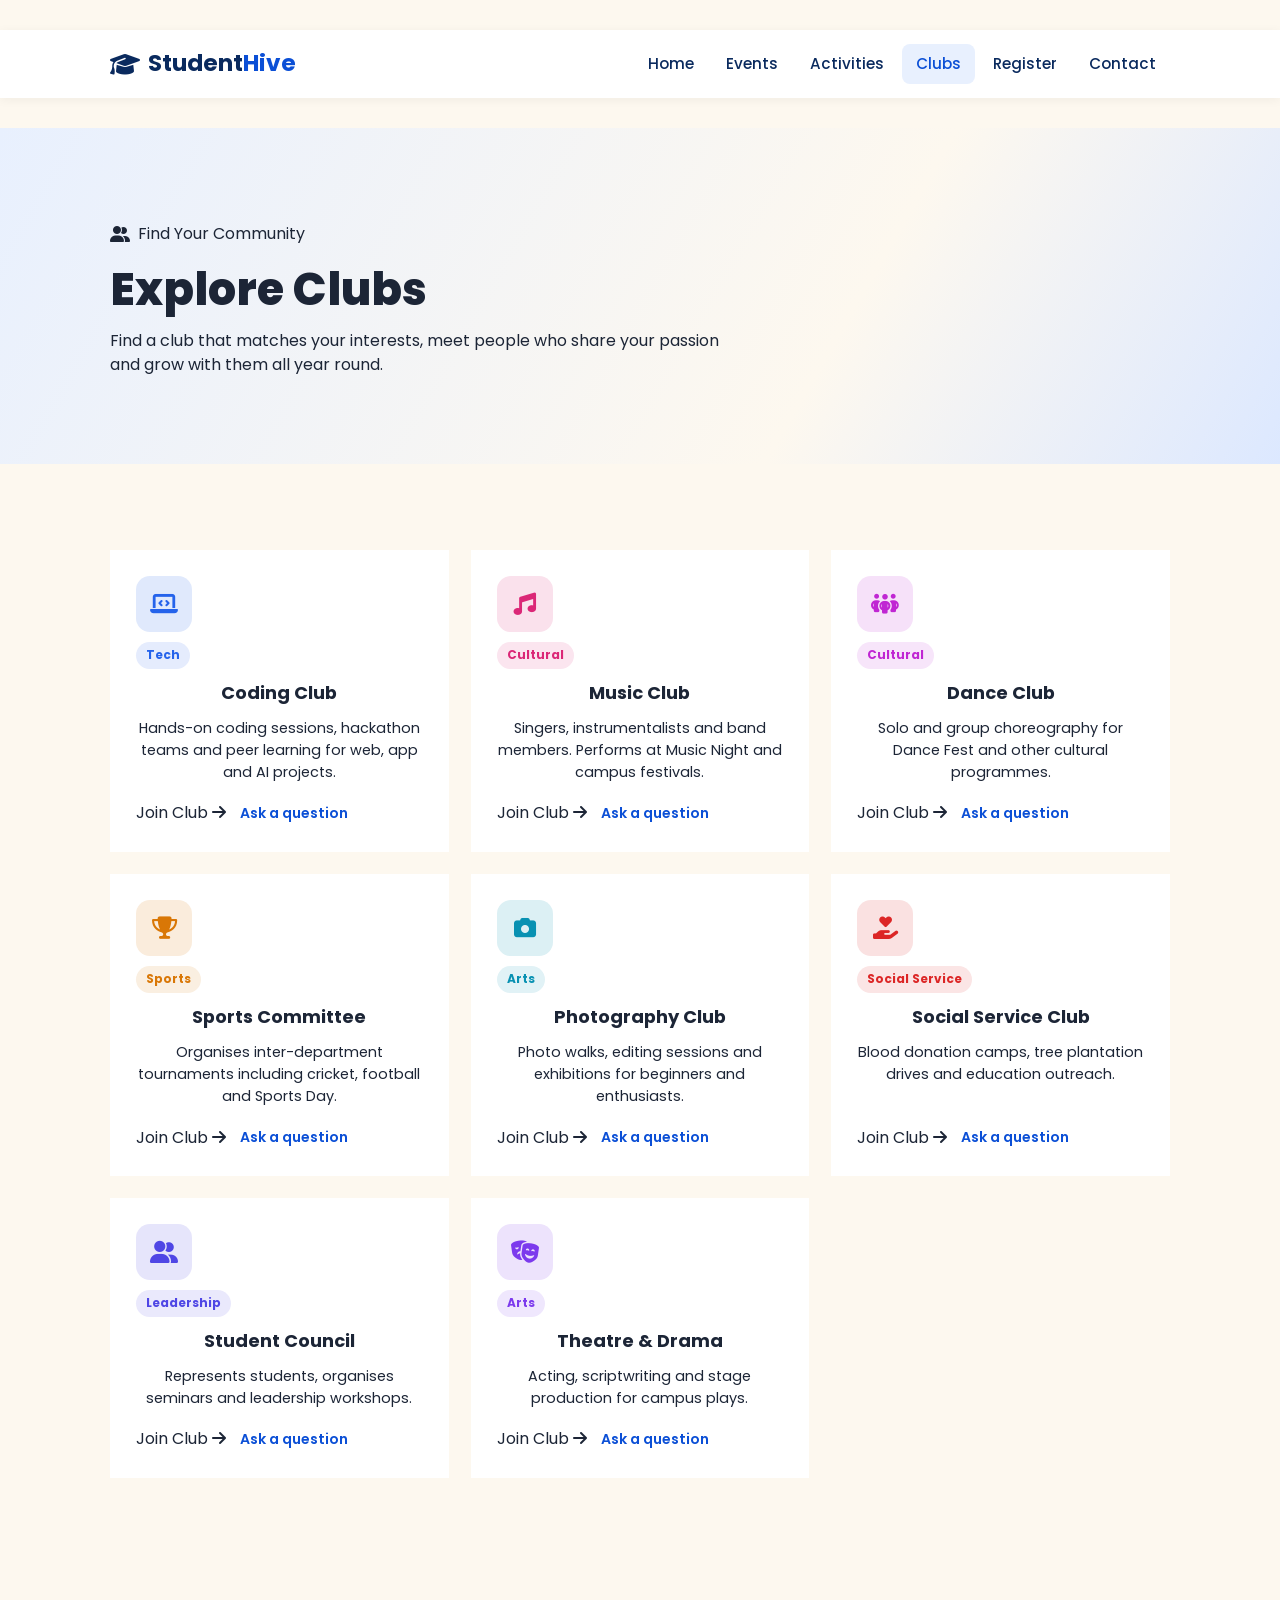
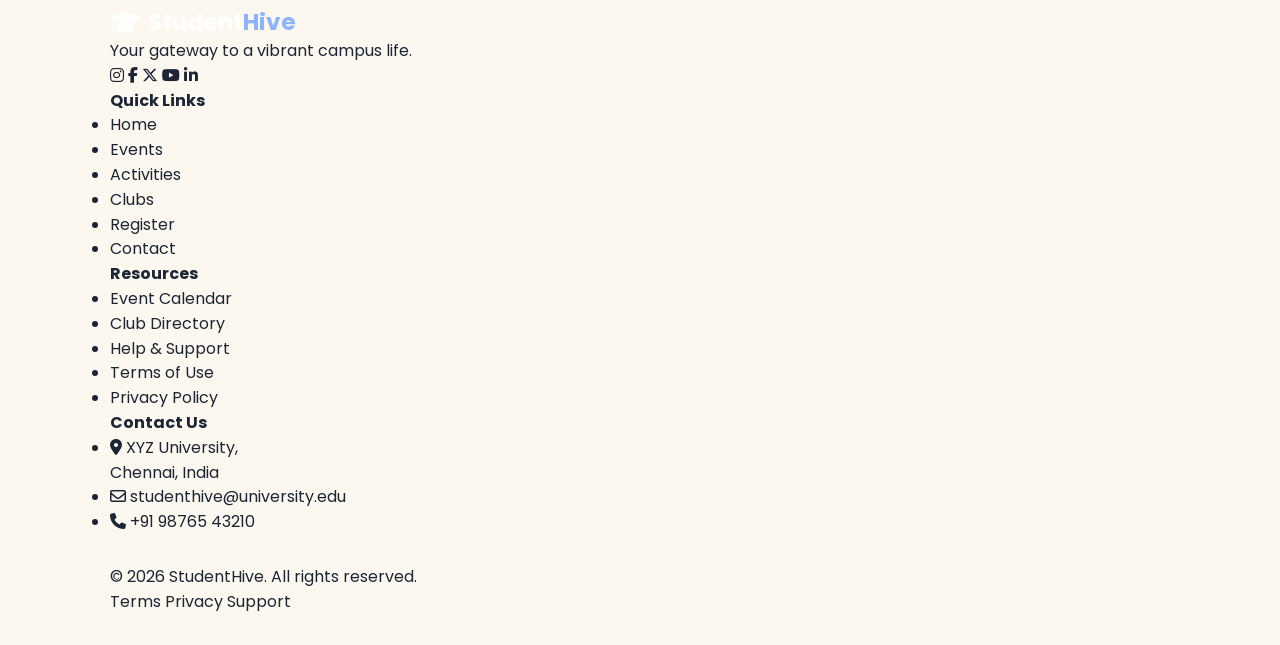
<file: clubs.html>
<!DOCTYPE html>
<html lang="en">
<head>
  <meta charset="UTF-8" />
  <meta name="viewport" content="width=device-width, initial-scale=1.0" />
  <title>Clubs | StudentHive</title>
  <meta name="description" content="Explore StudentHive clubs and join a community that matches your interests." />
  <link rel="preconnect" href="https://fonts.googleapis.com" />
  <link rel="preconnect" href="https://fonts.gstatic.com" crossorigin />
  <link href="https://fonts.googleapis.com/css2?family=Poppins:wght@400;500;600;700;800&display=swap" rel="stylesheet" />
  <link rel="stylesheet" href="https://cdnjs.cloudflare.com/ajax/libs/font-awesome/6.5.1/css/all.min.css" />
  <link rel="stylesheet" href="style.css" />
  <link rel="stylesheet" href="pages.css" />
</head>
<body>

  <header class="navbar" id="navbar">
    <div class="container nav-inner">
      <a href="index.html" class="logo">
        <i class="fa-solid fa-graduation-cap"></i>
        <span>Student<strong>Hive</strong></span>
      </a>

      <nav class="nav-links" id="navLinks">
        <a href="index.html">Home</a>
        <a href="events.html">Events</a>
        <a href="activities.html">Activities</a>
        <a href="clubs.html" class="active" aria-current="page">Clubs</a>
        <a href="register.html">Register</a>
        <a href="contact.html">Contact</a>
      </nav>

      <button class="menu-toggle" id="menuToggle" aria-label="Toggle menu" aria-expanded="false" aria-controls="navLinks">
        <i class="fa-solid fa-bars"></i>
      </button>
    </div>
  </header>

  <main>
    <section class="page-hero">
      <div class="container">
        <span class="badge"><i class="fa-solid fa-user-group"></i> Find Your Community</span>
        <h1>Explore <span class="text-blue">Clubs</span></h1>
        <p>Find a club that matches your interests, meet people who share your passion and grow with them all year round.</p>
      </div>
    </section>

    <section class="page-section">
      <div class="container">
        <div class="club-grid">
        <article class="club-card" style="--c:#2563eb">
          <div class="club-icon"><i class="fa-solid fa-laptop-code"></i></div>
          <span class="club-tag">Tech</span>
          <h3>Coding Club</h3>
          <p>Hands-on coding sessions, hackathon teams and peer learning for web, app and AI projects.</p>
          <div class="club-actions">
            <a href="register.html?club=coding" class="btn btn-primary btn-sm">Join Club <i class="fa-solid fa-arrow-right"></i></a>
            <a href="contact.html" class="club-link">Ask a question</a>
          </div>
        </article>
        <article class="club-card" style="--c:#db2777">
          <div class="club-icon"><i class="fa-solid fa-music"></i></div>
          <span class="club-tag">Cultural</span>
          <h3>Music Club</h3>
          <p>Singers, instrumentalists and band members. Performs at Music Night and campus festivals.</p>
          <div class="club-actions">
            <a href="register.html?club=music" class="btn btn-primary btn-sm">Join Club <i class="fa-solid fa-arrow-right"></i></a>
            <a href="contact.html" class="club-link">Ask a question</a>
          </div>
        </article>
        <article class="club-card" style="--c:#c026d3">
          <div class="club-icon"><i class="fa-solid fa-people-group"></i></div>
          <span class="club-tag">Cultural</span>
          <h3>Dance Club</h3>
          <p>Solo and group choreography for Dance Fest and other cultural programmes.</p>
          <div class="club-actions">
            <a href="register.html?club=dance" class="btn btn-primary btn-sm">Join Club <i class="fa-solid fa-arrow-right"></i></a>
            <a href="contact.html" class="club-link">Ask a question</a>
          </div>
        </article>
        <article class="club-card" style="--c:#d97706">
          <div class="club-icon"><i class="fa-solid fa-trophy"></i></div>
          <span class="club-tag">Sports</span>
          <h3>Sports Committee</h3>
          <p>Organises inter-department tournaments including cricket, football and Sports Day.</p>
          <div class="club-actions">
            <a href="register.html?club=sports" class="btn btn-primary btn-sm">Join Club <i class="fa-solid fa-arrow-right"></i></a>
            <a href="contact.html" class="club-link">Ask a question</a>
          </div>
        </article>
        <article class="club-card" style="--c:#0891b2">
          <div class="club-icon"><i class="fa-solid fa-camera"></i></div>
          <span class="club-tag">Arts</span>
          <h3>Photography Club</h3>
          <p>Photo walks, editing sessions and exhibitions for beginners and enthusiasts.</p>
          <div class="club-actions">
            <a href="register.html?club=photo" class="btn btn-primary btn-sm">Join Club <i class="fa-solid fa-arrow-right"></i></a>
            <a href="contact.html" class="club-link">Ask a question</a>
          </div>
        </article>
        <article class="club-card" style="--c:#dc2626">
          <div class="club-icon"><i class="fa-solid fa-hand-holding-heart"></i></div>
          <span class="club-tag">Social Service</span>
          <h3>Social Service Club</h3>
          <p>Blood donation camps, tree plantation drives and education outreach.</p>
          <div class="club-actions">
            <a href="register.html?club=social" class="btn btn-primary btn-sm">Join Club <i class="fa-solid fa-arrow-right"></i></a>
            <a href="contact.html" class="club-link">Ask a question</a>
          </div>
        </article>
        <article class="club-card" style="--c:#4f46e5">
          <div class="club-icon"><i class="fa-solid fa-user-group"></i></div>
          <span class="club-tag">Leadership</span>
          <h3>Student Council</h3>
          <p>Represents students, organises seminars and leadership workshops.</p>
          <div class="club-actions">
            <a href="register.html?club=leadership" class="btn btn-primary btn-sm">Join Club <i class="fa-solid fa-arrow-right"></i></a>
            <a href="contact.html" class="club-link">Ask a question</a>
          </div>
        </article>
        <article class="club-card" style="--c:#7c3aed">
          <div class="club-icon"><i class="fa-solid fa-masks-theater"></i></div>
          <span class="club-tag">Arts</span>
          <h3>Theatre &amp; Drama</h3>
          <p>Acting, scriptwriting and stage production for campus plays.</p>
          <div class="club-actions">
            <a href="register.html?club=drama" class="btn btn-primary btn-sm">Join Club <i class="fa-solid fa-arrow-right"></i></a>
            <a href="contact.html" class="club-link">Ask a question</a>
          </div>
        </article>
        </div>
      </div>
    </section>
  </main>

  <footer class="footer" id="contact">
    <div class="container footer-grid">
      <div class="footer-brand">
        <a href="index.html" class="logo light">
          <i class="fa-solid fa-graduation-cap"></i>
          <span>Student<strong>Hive</strong></span>
        </a>
        <p class="tagline">Your gateway to a vibrant campus life.</p>
        <div class="socials">
          <a href="https://www.instagram.com/" aria-label="Instagram"><i class="fa-brands fa-instagram"></i></a>
          <a href="https://www.facebook.com/" aria-label="Facebook"><i class="fa-brands fa-facebook-f"></i></a>
          <a href="https://x.com/" aria-label="X"><i class="fa-brands fa-x-twitter"></i></a>
          <a href="https://www.youtube.com/" aria-label="YouTube"><i class="fa-brands fa-youtube"></i></a>
          <a href="https://www.linkedin.com/" aria-label="LinkedIn"><i class="fa-brands fa-linkedin-in"></i></a>
        </div>
      </div>

      <div>
        <h4>Quick Links</h4>
        <ul>
          <li><a href="index.html">Home</a></li>
          <li><a href="events.html">Events</a></li>
          <li><a href="activities.html">Activities</a></li>
          <li><a href="clubs.html">Clubs</a></li>
          <li><a href="register.html">Register</a></li>
          <li><a href="contact.html">Contact</a></li>
        </ul>
      </div>

      <div>
        <h4>Resources</h4>
        <ul>
          <li><a href="events.html">Event Calendar</a></li>
          <li><a href="clubs.html">Club Directory</a></li>
          <li><a href="contact.html">Help &amp; Support</a></li>
          <li><a href="#">Terms of Use</a></li>
          <li><a href="#">Privacy Policy</a></li>
        </ul>
      </div>

      <div>
        <h4>Contact Us</h4>
        <ul class="contact-list">
          <li><i class="fa-solid fa-location-dot"></i> <span>XYZ University,<br>Chennai, India</span></li>
          <li><i class="fa-regular fa-envelope"></i> <span><a href="mailto:studenthive@university.edu">studenthive@university.edu</a></span></li>
          <li><i class="fa-solid fa-phone"></i> <span><a href="tel:+919876543210">+91 98765 43210</a></span></li>
        </ul>
      </div>
    </div>

    <div class="footer-bottom">
      <div class="container footer-bottom-inner">
        <p>&copy; <span id="footerYear">2026</span> StudentHive. All rights reserved.</p>
        <div class="legal">
          <a href="#">Terms</a>
          <a href="#">Privacy</a>
          <a href="contact.html">Support</a>
        </div>
      </div>
    </div>
  </footer>

  <script src="site.js"></script>
</body>
</html>
</file>
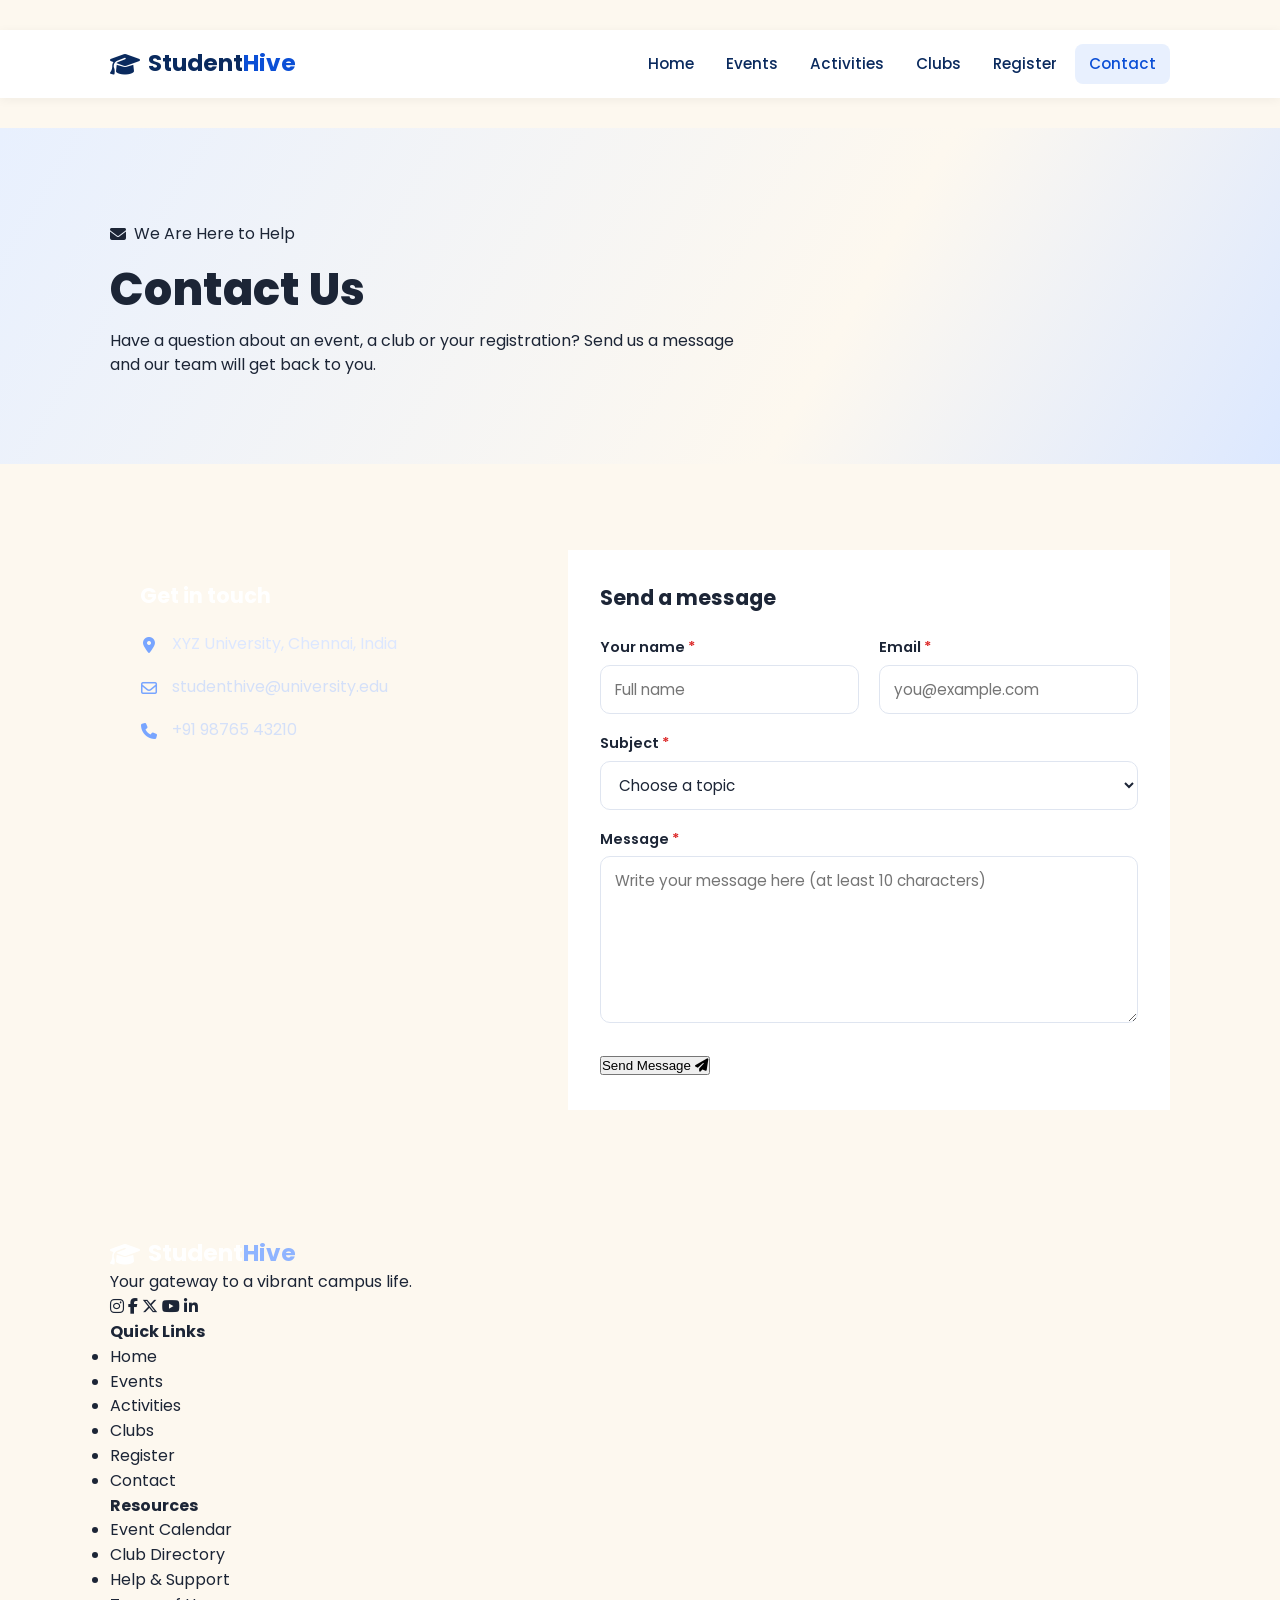
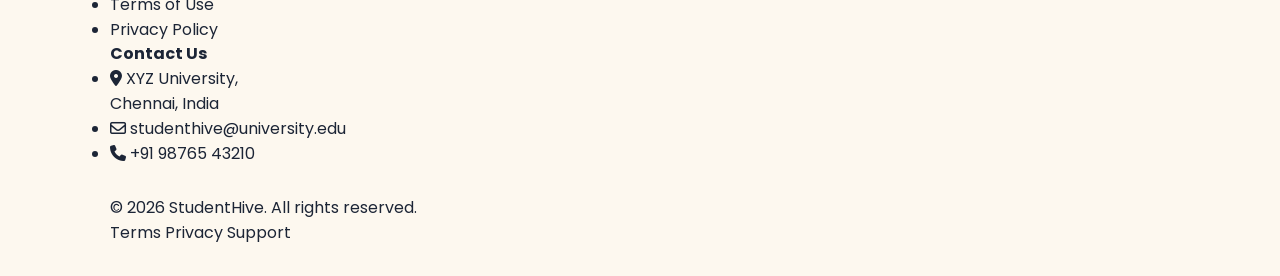
<file: contact.html>
<!DOCTYPE html>
<html lang="en">
<head>
  <meta charset="UTF-8" />
  <meta name="viewport" content="width=device-width, initial-scale=1.0" />
  <title>Contact | StudentHive</title>
  <meta name="description" content="Contact StudentHive for event, club and registration questions." />
  <link rel="preconnect" href="https://fonts.googleapis.com" />
  <link rel="preconnect" href="https://fonts.gstatic.com" crossorigin />
  <link href="https://fonts.googleapis.com/css2?family=Poppins:wght@400;500;600;700;800&display=swap" rel="stylesheet" />
  <link rel="stylesheet" href="https://cdnjs.cloudflare.com/ajax/libs/font-awesome/6.5.1/css/all.min.css" />
  <link rel="stylesheet" href="style.css" />
  <link rel="stylesheet" href="pages.css" />
</head>
<body>

  <header class="navbar" id="navbar">
    <div class="container nav-inner">
      <a href="index.html" class="logo">
        <i class="fa-solid fa-graduation-cap"></i>
        <span>Student<strong>Hive</strong></span>
      </a>

      <nav class="nav-links" id="navLinks">
        <a href="index.html">Home</a>
        <a href="events.html">Events</a>
        <a href="activities.html">Activities</a>
        <a href="clubs.html">Clubs</a>
        <a href="register.html">Register</a>
        <a href="contact.html" class="active" aria-current="page">Contact</a>
      </nav>

      <button class="menu-toggle" id="menuToggle" aria-label="Toggle menu" aria-expanded="false" aria-controls="navLinks">
        <i class="fa-solid fa-bars"></i>
      </button>
    </div>
  </header>

  <main>
    <section class="page-hero">
      <div class="container">
        <span class="badge"><i class="fa-solid fa-envelope"></i> We Are Here to Help</span>
        <h1>Contact <span class="text-blue">Us</span></h1>
        <p>Have a question about an event, a club or your registration? Send us a message and our team will get back to you.</p>
      </div>
    </section>

    <section class="page-section">
      <div class="container split">
        <aside class="info-card">
          <h3>Get in touch</h3>
          <div class="info-item"><i class="fa-solid fa-location-dot"></i><p>XYZ University, Chennai, India</p></div>
          <div class="info-item"><i class="fa-regular fa-envelope"></i><p><a href="mailto:studenthive@university.edu">studenthive@university.edu</a></p></div>
          <div class="info-item"><i class="fa-solid fa-phone"></i><p><a href="tel:+919876543210">+91 98765 43210</a></p></div>
        </aside>

        <form class="form-card" id="contactForm" novalidate>
          <h3 class="form-title">Send a message</h3>
          <div class="form-grid">
            <div class="field">
              <label for="contactName">Your name <span class="req">*</span></label>
              <input id="contactName" name="name" type="text" placeholder="Full name" autocomplete="name" />
              <small class="error-msg"></small>
            </div>
            <div class="field">
              <label for="contactEmail">Email <span class="req">*</span></label>
              <input id="contactEmail" name="email" type="email" placeholder="you@example.com" autocomplete="email" />
              <small class="error-msg"></small>
            </div>
            <div class="field full">
              <label for="contactSubject">Subject <span class="req">*</span></label>
              <select id="contactSubject" name="subject">
                <option value="">Choose a topic</option>
                <option>Event question</option>
                <option>Joining a club</option>
                <option>Registration help</option>
                <option>Feedback</option>
                <option>Other</option>
              </select>
              <small class="error-msg"></small>
            </div>
            <div class="field full">
              <label for="contactMessage">Message <span class="req">*</span></label>
              <textarea id="contactMessage" name="message" rows="6" placeholder="Write your message here (at least 10 characters)"></textarea>
              <small class="error-msg"></small>
            </div>
          </div>
          <div class="form-actions">
            <button type="submit" class="btn btn-primary">Send Message <i class="fa-solid fa-paper-plane"></i></button>
          </div>
          <div class="form-status" id="contactStatus" role="status" aria-live="polite"></div>
        </form>
      </div>
    </section>
  </main>

  <footer class="footer" id="contact">
    <div class="container footer-grid">
      <div class="footer-brand">
        <a href="index.html" class="logo light">
          <i class="fa-solid fa-graduation-cap"></i>
          <span>Student<strong>Hive</strong></span>
        </a>
        <p class="tagline">Your gateway to a vibrant campus life.</p>
        <div class="socials">
          <a href="https://www.instagram.com/" aria-label="Instagram"><i class="fa-brands fa-instagram"></i></a>
          <a href="https://www.facebook.com/" aria-label="Facebook"><i class="fa-brands fa-facebook-f"></i></a>
          <a href="https://x.com/" aria-label="X"><i class="fa-brands fa-x-twitter"></i></a>
          <a href="https://www.youtube.com/" aria-label="YouTube"><i class="fa-brands fa-youtube"></i></a>
          <a href="https://www.linkedin.com/" aria-label="LinkedIn"><i class="fa-brands fa-linkedin-in"></i></a>
        </div>
      </div>

      <div>
        <h4>Quick Links</h4>
        <ul>
          <li><a href="index.html">Home</a></li>
          <li><a href="events.html">Events</a></li>
          <li><a href="activities.html">Activities</a></li>
          <li><a href="clubs.html">Clubs</a></li>
          <li><a href="register.html">Register</a></li>
          <li><a href="contact.html">Contact</a></li>
        </ul>
      </div>

      <div>
        <h4>Resources</h4>
        <ul>
          <li><a href="events.html">Event Calendar</a></li>
          <li><a href="clubs.html">Club Directory</a></li>
          <li><a href="contact.html">Help &amp; Support</a></li>
          <li><a href="#">Terms of Use</a></li>
          <li><a href="#">Privacy Policy</a></li>
        </ul>
      </div>

      <div>
        <h4>Contact Us</h4>
        <ul class="contact-list">
          <li><i class="fa-solid fa-location-dot"></i> <span>XYZ University,<br>Chennai, India</span></li>
          <li><i class="fa-regular fa-envelope"></i> <span><a href="mailto:studenthive@university.edu">studenthive@university.edu</a></span></li>
          <li><i class="fa-solid fa-phone"></i> <span><a href="tel:+919876543210">+91 98765 43210</a></span></li>
        </ul>
      </div>
    </div>

    <div class="footer-bottom">
      <div class="container footer-bottom-inner">
        <p>&copy; <span id="footerYear">2026</span> StudentHive. All rights reserved.</p>
        <div class="legal">
          <a href="#">Terms</a>
          <a href="#">Privacy</a>
          <a href="contact.html">Support</a>
        </div>
      </div>
    </div>
  </footer>

  <script src="site.js"></script>
</body>
</html>
</file>
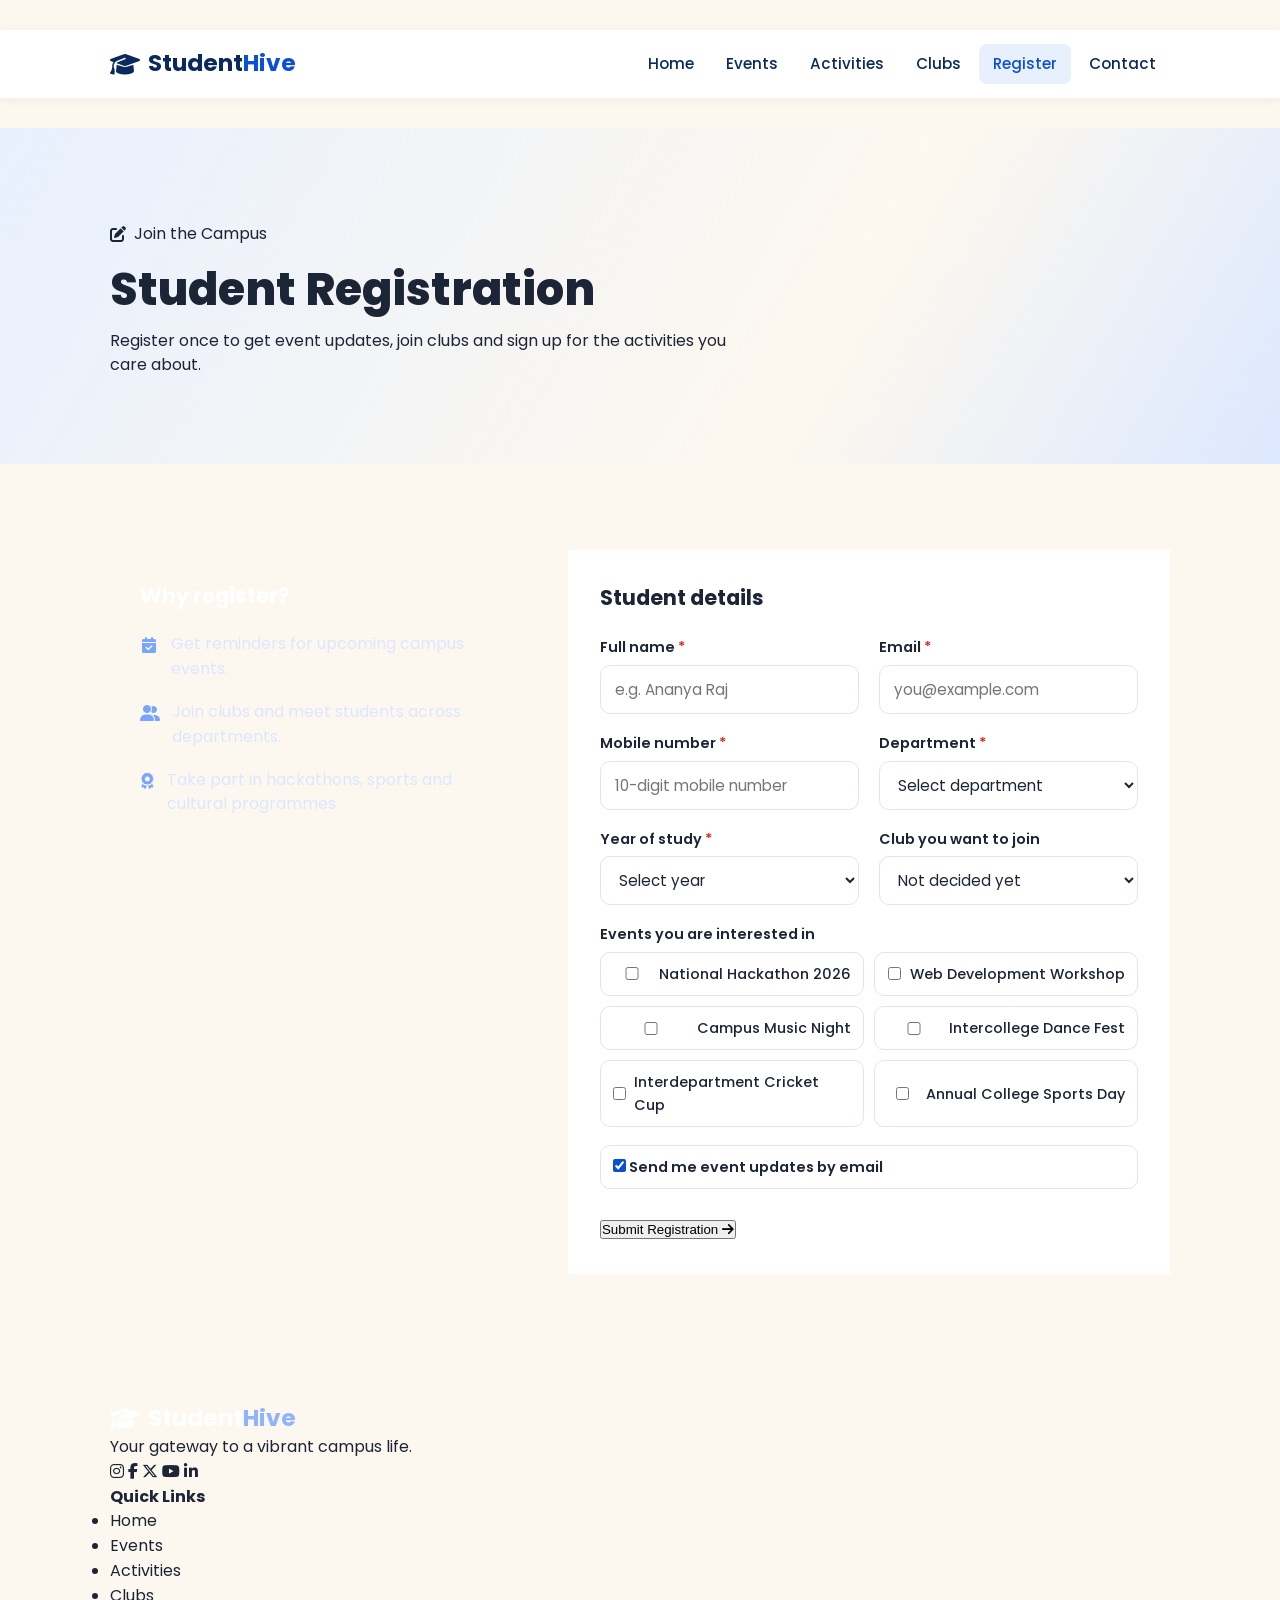
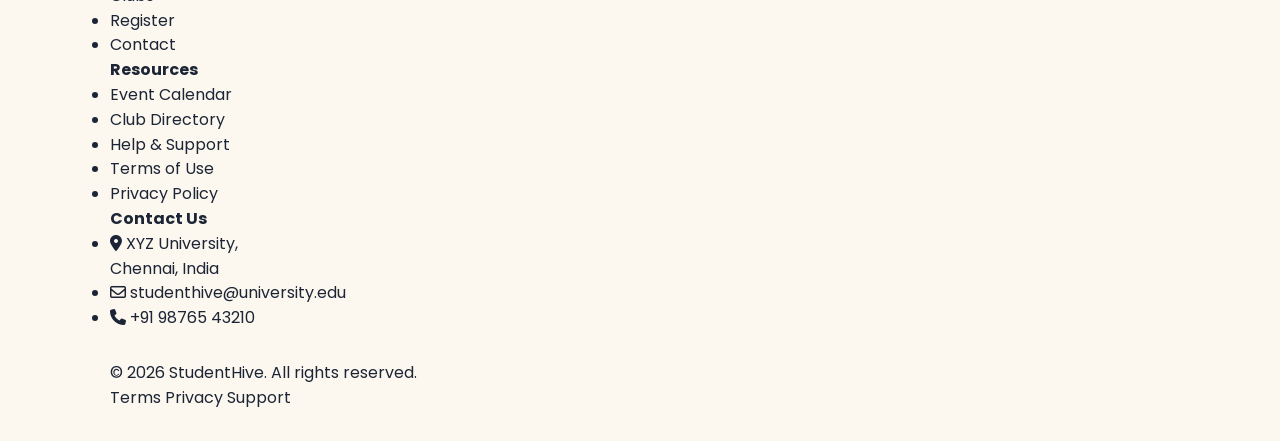
<file: register.html>
<!DOCTYPE html>
<html lang="en">
<head>
  <meta charset="UTF-8" />
  <meta name="viewport" content="width=device-width, initial-scale=1.0" />
  <title>Register | StudentHive</title>
  <meta name="description" content="Register as a student to get event updates and join StudentHive clubs." />
  <link rel="preconnect" href="https://fonts.googleapis.com" />
  <link rel="preconnect" href="https://fonts.gstatic.com" crossorigin />
  <link href="https://fonts.googleapis.com/css2?family=Poppins:wght@400;500;600;700;800&display=swap" rel="stylesheet" />
  <link rel="stylesheet" href="https://cdnjs.cloudflare.com/ajax/libs/font-awesome/6.5.1/css/all.min.css" />
  <link rel="stylesheet" href="style.css" />
  <link rel="stylesheet" href="pages.css" />
</head>
<body>

  <header class="navbar" id="navbar">
    <div class="container nav-inner">
      <a href="index.html" class="logo">
        <i class="fa-solid fa-graduation-cap"></i>
        <span>Student<strong>Hive</strong></span>
      </a>

      <nav class="nav-links" id="navLinks">
        <a href="index.html">Home</a>
        <a href="events.html">Events</a>
        <a href="activities.html">Activities</a>
        <a href="clubs.html">Clubs</a>
        <a href="register.html" class="active" aria-current="page">Register</a>
        <a href="contact.html">Contact</a>
      </nav>

      <button class="menu-toggle" id="menuToggle" aria-label="Toggle menu" aria-expanded="false" aria-controls="navLinks">
        <i class="fa-solid fa-bars"></i>
      </button>
    </div>
  </header>

  <main>
    <section class="page-hero">
      <div class="container">
        <span class="badge"><i class="fa-solid fa-pen-to-square"></i> Join the Campus</span>
        <h1>Student <span class="text-blue">Registration</span></h1>
        <p>Register once to get event updates, join clubs and sign up for the activities you care about.</p>
      </div>
    </section>

    <section class="page-section">
      <div class="container split">
        <aside class="info-card">
          <h3>Why register?</h3>
          <div class="info-item"><i class="fa-solid fa-calendar-check"></i><p>Get reminders for upcoming campus events.</p></div>
          <div class="info-item"><i class="fa-solid fa-user-group"></i><p>Join clubs and meet students across departments.</p></div>
          <div class="info-item"><i class="fa-solid fa-award"></i><p>Take part in hackathons, sports and cultural programmes.</p></div>
        </aside>

        <form class="form-card" id="registerForm" novalidate>
          <h3 class="form-title">Student details</h3>
          <div class="form-grid">
            <div class="field">
              <label for="regName">Full name <span class="req">*</span></label>
              <input id="regName" name="name" type="text" placeholder="e.g. Ananya Raj" autocomplete="name" />
              <small class="error-msg"></small>
            </div>
            <div class="field">
              <label for="regEmail">Email <span class="req">*</span></label>
              <input id="regEmail" name="email" type="email" placeholder="you@example.com" autocomplete="email" />
              <small class="error-msg"></small>
            </div>
            <div class="field">
              <label for="regPhone">Mobile number <span class="req">*</span></label>
              <input id="regPhone" name="phone" type="tel" placeholder="10-digit mobile number" autocomplete="tel" />
              <small class="error-msg"></small>
            </div>
            <div class="field">
              <label for="regDept">Department <span class="req">*</span></label>
              <select id="regDept" name="department">
                <option value="">Select department</option>
                <option>Computer Science</option>
                <option>Information Technology</option>
                <option>Electronics &amp; Communication</option>
                <option>Mechanical Engineering</option>
                <option>Civil Engineering</option>
                <option>Commerce</option>
                <option>Arts &amp; Science</option>
                <option>Other</option>
              </select>
              <small class="error-msg"></small>
            </div>
            <div class="field">
              <label for="regYear">Year of study <span class="req">*</span></label>
              <select id="regYear" name="year">
                <option value="">Select year</option>
                <option>1st Year</option>
                <option>2nd Year</option>
                <option>3rd Year</option>
                <option>4th Year</option>
                <option>Postgraduate</option>
              </select>
              <small class="error-msg"></small>
            </div>
            <div class="field">
              <label for="clubSelect">Club you want to join</label>
              <select id="clubSelect" name="club">
                <option value="">Not decided yet</option>
            <option value="coding">Coding Club</option>
            <option value="music">Music Club</option>
            <option value="dance">Dance Club</option>
            <option value="sports">Sports Committee</option>
            <option value="photo">Photography Club</option>
            <option value="social">Social Service Club</option>
            <option value="leadership">Student Council</option>
            <option value="drama">Theatre & Drama</option>
              </select>
            </div>
            <div class="field full">
              <span class="field-label">Events you are interested in</span>
              <div class="checks">
              <label><input type="checkbox" name="events" value="hackathon" /> National Hackathon 2026</label>
              <label><input type="checkbox" name="events" value="webdev" /> Web Development Workshop</label>
              <label><input type="checkbox" name="events" value="music" /> Campus Music Night</label>
              <label><input type="checkbox" name="events" value="dance" /> Intercollege Dance Fest</label>
              <label><input type="checkbox" name="events" value="cricket" /> Interdepartment Cricket Cup</label>
              <label><input type="checkbox" name="events" value="sportsday" /> Annual College Sports Day</label>
              </div>
            </div>
            <div class="field full">
              <label class="check-single"><input type="checkbox" name="updates" checked /> Send me event updates by email</label>
            </div>
          </div>
          <div class="form-actions">
            <button type="submit" class="btn btn-primary">Submit Registration <i class="fa-solid fa-arrow-right"></i></button>
          </div>
          <div class="form-status" id="registerStatus" role="status" aria-live="polite"></div>
        </form>
      </div>
    </section>
  </main>

  <footer class="footer" id="contact">
    <div class="container footer-grid">
      <div class="footer-brand">
        <a href="index.html" class="logo light">
          <i class="fa-solid fa-graduation-cap"></i>
          <span>Student<strong>Hive</strong></span>
        </a>
        <p class="tagline">Your gateway to a vibrant campus life.</p>
        <div class="socials">
          <a href="https://www.instagram.com/" aria-label="Instagram"><i class="fa-brands fa-instagram"></i></a>
          <a href="https://www.facebook.com/" aria-label="Facebook"><i class="fa-brands fa-facebook-f"></i></a>
          <a href="https://x.com/" aria-label="X"><i class="fa-brands fa-x-twitter"></i></a>
          <a href="https://www.youtube.com/" aria-label="YouTube"><i class="fa-brands fa-youtube"></i></a>
          <a href="https://www.linkedin.com/" aria-label="LinkedIn"><i class="fa-brands fa-linkedin-in"></i></a>
        </div>
      </div>

      <div>
        <h4>Quick Links</h4>
        <ul>
          <li><a href="index.html">Home</a></li>
          <li><a href="events.html">Events</a></li>
          <li><a href="activities.html">Activities</a></li>
          <li><a href="clubs.html">Clubs</a></li>
          <li><a href="register.html">Register</a></li>
          <li><a href="contact.html">Contact</a></li>
        </ul>
      </div>

      <div>
        <h4>Resources</h4>
        <ul>
          <li><a href="events.html">Event Calendar</a></li>
          <li><a href="clubs.html">Club Directory</a></li>
          <li><a href="contact.html">Help &amp; Support</a></li>
          <li><a href="#">Terms of Use</a></li>
          <li><a href="#">Privacy Policy</a></li>
        </ul>
      </div>

      <div>
        <h4>Contact Us</h4>
        <ul class="contact-list">
          <li><i class="fa-solid fa-location-dot"></i> <span>XYZ University,<br>Chennai, India</span></li>
          <li><i class="fa-regular fa-envelope"></i> <span><a href="mailto:studenthive@university.edu">studenthive@university.edu</a></span></li>
          <li><i class="fa-solid fa-phone"></i> <span><a href="tel:+919876543210">+91 98765 43210</a></span></li>
        </ul>
      </div>
    </div>

    <div class="footer-bottom">
      <div class="container footer-bottom-inner">
        <p>&copy; <span id="footerYear">2026</span> StudentHive. All rights reserved.</p>
        <div class="legal">
          <a href="#">Terms</a>
          <a href="#">Privacy</a>
          <a href="contact.html">Support</a>
        </div>
      </div>
    </div>
  </footer>

  <script src="site.js"></script>
</body>
</html>
</file>
<file: style.css>
:root {
    --navy: #0a2a5e;
    --blue: #0b4fd6;
    --white: #ffffff;
    --light-blue: #e8f0fe;
    --cream: #fdf8ef;
    --text: #1c2536;
}
*,
*::before,
*::after {
  box-sizing: border-box;
  margin: 0;
  padding: 0;
}

html {
  scroll-behavior: smooth;
  scroll-padding-top: 76px;
}

body {
  font-family: "Poppins", "Segoe UI", Roboto, Arial, sans-serif;
  color: var(--text);
  background: var(--cream);
  line-height: 1.55;
  overflow-x: hidden;
  text-align: left;
}

a {
  color: inherit;
  text-decoration: none;
}
    
    /* ===== NAVBAR ===== */
.navbar {
    position: sticky;
    top: 0;
    z-index: 100;
    background: rgba(255, 255, 255, 0.96);
    backdrop-filter: blur(8px);
    box-shadow: 0 2px 10px rgba(0, 0, 0, 0.05);
  }
  
  .nav-inner {
    display: flex;
    align-items: center;
    justify-content: space-between;
    height: 68px;
    gap: 20px;
  }
  
  .logo {
    display: inline-flex;
    align-items: center;
    gap: 8px;
    font-size: 1.45rem;
    font-weight: 700;
    color: var(--navy);
    line-height: 1;
  }
  
  .logo i {
    font-size: 1.5rem;
  }
  
  .logo strong {
    color: var(--blue);
  }
  
  .logo.light,
  .logo.light i {
    color: var(--white);
  }
  
  .logo.light strong {
    color: #8fb4ff;
  }
  
  .nav-links {
    display: flex;
    align-items: center;
    gap: 4px;
  }
  
  .nav-links a {
    padding: 8px 14px;
    border-radius: 8px;
    font-weight: 500;
    font-size: 0.95rem;
    color: var(--navy);
    transition: 0.2s;
  }
  
  .nav-links a:hover,
  .nav-links a.active {
    background: var(--light-blue);
    color: var(--blue);
  }
  
  .menu-toggle {
    display: none;
    background: none;
    border: none;
    font-size: 1.4rem;
    color: var(--navy);
    cursor: pointer;
    width: 40px;
    height: 40px;
    place-items: center;
  }
  

/*Club Page*/


        .student {
            background-color: #F8F3F0;;
            color: #252b48;;
            margin-left: 90px;
            padding: 30px 20px;
        }

        .student h1 {
            margin-bottom: 10px;
        }

        .container {
            max-width: 1100px;
            margin: 30px auto;
            padding: 0 20px;
        }

        .filters {
            display: flex;
            gap: 12px;
            margin-bottom: 25px;
        }

        input, select {
            flex: 1;
            padding: 12px;
            border: 1px solid #ccc;
            border-radius: 6px;
            font-size: 16px;
        }

        #clubContainer {
            display: grid;
            grid-template-columns: repeat(3, 1fr);
            gap: 20px;
        }

        .club-card {
            background-color: white;
            padding: 25px;
            border-radius: 12px;
            text-align: center;
            box-shadow: 0 3px 12px #00000012;
            transition: transform 0.2s;
        }

        .club-card:hover {
            transform: translateY(-5px);
        }

        .club-logo {
            font-size: 48px;
            margin-bottom: 15px;
        }

        .club-card h2 {
            margin-bottom: 10px;
            color: #252b48;
        }

        .category {
            display: inline-block;
            background-color: #e8eaff;
            color: #333c9b;
            padding: 5px 12px;
            border-radius: 20px;
            font-size: 13px;
            margin-bottom: 12px;
        }

        .members {
            margin: 10px 0 18px;
            color: #555;
        }

        .join-btn {
            width: 100%;
            padding: 11px;
            background-color: #4b55d9;
            color: white;
            border: none;
            border-radius: 6px;
            cursor: pointer;
            font-size: 15px;
        }

        .join-btn:hover {
            background-color: #353db0;
        }

        .join-btn.joined {
            background-color: #198754;
            cursor: default;
        }

        #message {
            display: none;
            background-color: #d1e7dd;
            color: #0f5132;
            padding: 15px;
            border-radius: 8px;
            margin-bottom: 20px;
            text-align: center;
        }

        #noResults {
            display: none;
            text-align: center;
            grid-column: 1 / -1;
            padding: 30px;
            color: #666;
        }

        @media (max-width: 800px) {
            #clubContainer {
                grid-template-columns: repeat(2, 1fr);
            }
        }

        @media (max-width: 550px) {
            #clubContainer {
                grid-template-columns: 1fr;
            }

            .filters {
                flex-direction: column;
            }
        }
</file>
<file: activities.css>
/* =====================================================================
   StudentHive — Explore Activities page (page-specific styles only)
   Navbar, footer, colours, container, body: style.css (home) la irundhu varum.
   ===================================================================== */

/* [hidden] attribute work aaga */
[hidden] {
  display: none !important;
}

/* ---------- Category colours (card-ku --accent) ---------- */
.card[data-category="technical"]  { --accent: #2563eb; }
.card[data-category="cultural"]   { --accent: #db2777; }
.card[data-category="sports"]     { --accent: #d97706; }
.card[data-category="workshops"]  { --accent: #059669; }
.card[data-category="social"]     { --accent: #dc2626; }
.card[data-category="leadership"] { --accent: #4f46e5; }
.card[data-category="arts"]       { --accent: #7c3aed; }

/* ---------- Explore header ---------- */
.explore {
  padding: 36px var(--gutter) 56px;
}

.explore__top {
  display: flex;
  flex-wrap: wrap;
  align-items: center;
  justify-content: space-between;
  gap: 18px 32px;
  margin-bottom: 24px;
}

.explore h1 {
  font-size: clamp(2rem, 4vw, 2.6rem);
  font-weight: 800;
  line-height: 1.15;
  letter-spacing: -0.02em;
  color: var(--navy-dark);
}

.explore__top p {
  margin-top: 4px;
  font-size: 0.95rem;
  color: var(--muted);
}

.search-box {
  display: flex;
  align-items: center;
  gap: 12px;
  width: 100%;
  max-width: 420px;
  padding: 12px 18px;
  border: 1px solid #e3dccf;
  border-radius: 10px;
  background: var(--white);
  box-shadow: 0 4px 14px rgba(15, 40, 90, 0.08);
}

.search-box:focus-within {
  border-color: var(--blue);
  box-shadow: 0 0 0 3px rgba(11, 79, 214, 0.12);
}

.search-box i {
  color: var(--navy);
}

.search-box input {
  width: 100%;
  font-size: 0.95rem;
  outline: none;
  border: 0;
  background: none;
  font-family: inherit;
}

.search-box input::placeholder {
  color: #8a93a4;
}

/* ---------- Category chips ---------- */
.filters {
  display: flex;
  flex-wrap: wrap;
  gap: 10px;
  margin-bottom: 28px;
}

.chip {
  display: inline-flex;
  align-items: center;
  gap: 8px;
  padding: 11px 16px;
  border: 0;
  border-radius: 10px;
  background: color-mix(in srgb, var(--c) 12%, #fff);
  color: var(--text);
  font-family: inherit;
  font-size: 0.9rem;
  font-weight: 500;
  white-space: nowrap;
  cursor: pointer;
  transition: transform 0.15s, box-shadow 0.2s, background 0.2s, color 0.2s;
}

.chip i {
  color: var(--c);
  font-size: 1rem;
}

.chip:hover {
  transform: translateY(-1px);
  box-shadow: 0 4px 12px rgba(15, 40, 90, 0.08);
}

.chip.is-active {
  background: var(--c);
  color: var(--white);
  box-shadow: 0 6px 16px color-mix(in srgb, var(--c) 35%, transparent);
}

.chip.is-active i {
  color: var(--white);
}

/* ---------- Card grid ---------- */
.grid {
  display: grid;
  grid-template-columns: repeat(auto-fill, minmax(300px, 1fr));
  gap: 22px;
}

/* ---------- Card (same size as home .event-card) ---------- */
.card {
  display: flex;
  flex-direction: column;
  overflow: hidden;
  background: var(--white);
  border-radius: 14px;
  box-shadow: 0 6px 20px rgba(15, 40, 90, 0.08);
  transition: transform 0.3s, box-shadow 0.3s;
}

.card:hover {
  transform: translateY(-6px);
  box-shadow: 0 14px 30px rgba(15, 40, 90, 0.12);
}

/* Image area: 190px, same as home */
.card__media {
  position: relative;
  height: 190px;
  flex-shrink: 0;
  background: linear-gradient(135deg, var(--accent), var(--navy-dark));
}

.card__media img {
  position: absolute;
  inset: 0;
  width: 100%;
  height: 100%;
  object-fit: cover;
}

/* Category tag: bottom-left */
.card__tag {
  position: absolute;
  z-index: 1;
  bottom: 12px;
  left: 12px;
  max-width: calc(100% - 100px);
  padding: 5px 12px;
  border-radius: 6px;
  background: var(--accent);
  color: var(--white);
  font-size: 0.8rem;
  font-weight: 600;
  line-height: 1.4;
  white-space: nowrap;
  overflow: hidden;
  text-overflow: ellipsis;
}

/* Date box: top-right */
.card__date {
  position: absolute;
  z-index: 1;
  top: 12px;
  right: 12px;
  min-width: 52px;
  padding: 5px 10px;
  border-radius: 8px;
  background: var(--white);
  text-align: center;
  line-height: 1.1;
  box-shadow: 0 6px 20px rgba(15, 40, 90, 0.08);
}

.card__date strong {
  display: block;
  font-size: 1.15rem;
  font-weight: 800;
  color: var(--navy-dark);
}

.card__date span {
  font-size: 0.72rem;
  color: var(--muted);
}

/* Body */
.card__body {
  display: flex;
  flex: 1;
  flex-direction: column;
  padding: 18px 20px 20px;
}

.card h3 {
  font-size: 1.15rem;
  font-weight: 700;
  line-height: 1.3;
  margin-bottom: 4px;
  color: var(--navy-dark);
}

.card p {
  font-size: 0.88rem;
  line-height: 1.5;
  color: var(--muted);
  margin-bottom: 14px;
}

/* View link: button style */
.card__link {
  display: inline-flex;
  align-items: center;
  gap: 8px;
  align-self: flex-start;
  margin-top: auto;
  padding: 8px 14px;
  border-radius: 8px;
  background: var(--blue);
  color: var(--white);
  font-size: 0.85rem;
  font-weight: 600;
  transition: background 0.25s ease, transform 0.25s ease;
}

.card__link:hover {
  background: var(--blue-dark);
  transform: translateY(-2px);
}

.card__link i {
  font-size: 0.8rem;
}

.empty {
  padding: 40px 16px;
  text-align: center;
  color: var(--muted);
}

/* ---------- Responsive ---------- */

/* Tablet: 2 columns */
@media (max-width: 900px) {
  .grid {
    grid-template-columns: repeat(2, 1fr);
  }

  .search-box {
    max-width: 100%;
  }
}

/* Mobile: 1 column, chips scroll sideways */
@media (max-width: 600px) {
  .grid {
    grid-template-columns: 1fr;
  }

  .filters {
    flex-wrap: nowrap;
    overflow-x: auto;
    scrollbar-width: none;
    padding-bottom: 6px;
  }

  .filters::-webkit-scrollbar {
    display: none;
  }
}
</file>
<file: pages.css>
/* ===== Shared styles for Clubs, Register and Contact pages ===== */

.page-hero {
  padding: 64px 0 56px;
  background: linear-gradient(120deg, var(--light-blue), var(--cream) 65%, #dce8ff);
}

.page-hero .badge {
  display: inline-flex;
  align-items: center;
  gap: 8px;
  margin-bottom: 16px;
}

.page-hero h1 {
  font-size: clamp(2rem, 4vw, 2.8rem);
  font-weight: 800;
  line-height: 1.2;
  color: var(--navy-dark);
  margin-bottom: 12px;
}

.page-hero p {
  max-width: 640px;
  color: var(--muted);
}

.page-section {
  padding: 56px 0 72px;
}

/* ----- Clubs ----- */
.club-grid {
  display: grid;
  grid-template-columns: repeat(auto-fill, minmax(260px, 1fr));
  gap: 22px;
}

.club-card {
  display: flex;
  flex-direction: column;
  gap: 10px;
  padding: 26px;
  background: var(--white);
  border-radius: var(--radius);
  box-shadow: var(--shadow);
  transition: transform 0.3s, box-shadow 0.3s;
}

.club-card:hover {
  transform: translateY(-5px);
  box-shadow: 0 14px 30px rgba(15, 40, 90, 0.12);
}

.club-icon {
  width: 56px;
  height: 56px;
  display: grid;
  place-items: center;
  border-radius: 14px;
  background: color-mix(in srgb, var(--c) 14%, #fff);
  color: var(--c);
  font-size: 1.4rem;
}

.club-tag {
  align-self: flex-start;
  padding: 4px 10px;
  border-radius: 20px;
  background: color-mix(in srgb, var(--c) 12%, #fff);
  color: var(--c);
  font-size: 0.75rem;
  font-weight: 700;
}

.club-card h3 {
  font-size: 1.12rem;
  color: var(--navy-dark);
}

.club-card p {
  color: var(--muted);
  font-size: 0.9rem;
}

.club-actions {
  margin-top: auto;
  padding-top: 8px;
  display: flex;
  flex-wrap: wrap;
  align-items: center;
  gap: 14px;
}

.club-link {
  color: var(--blue);
  font-size: 0.88rem;
  font-weight: 600;
}

/* ----- Split layout (info + form) ----- */
.split {
  display: grid;
  grid-template-columns: 1fr 1.4fr;
  gap: 28px;
  align-items: start;
}

.info-card {
  padding: 30px;
  border-radius: var(--radius);
  background: var(--navy-dark);
  color: #dce7ff;
}

.info-card h3 {
  margin-bottom: 20px;
  color: var(--white);
  font-size: 1.3rem;
}

.info-item {
  display: flex;
  gap: 14px;
  align-items: flex-start;
  margin-bottom: 18px;
}

.info-item i {
  width: 18px;
  margin-top: 5px;
  text-align: center;
  color: #78a5ff;
}

.info-item a {
  color: #d4e0f9;
  overflow-wrap: anywhere;
}

.info-item a:hover {
  color: #79a8ff;
}

.form-card {
  padding: 32px;
  background: var(--white);
  border-radius: var(--radius);
  box-shadow: var(--shadow);
}

.form-title {
  margin-bottom: 22px;
  font-size: 1.3rem;
  color: var(--navy-dark);
}

.form-grid {
  display: grid;
  grid-template-columns: 1fr 1fr;
  gap: 18px 20px;
}

.form-grid .full {
  grid-column: 1 / -1;
}

.field label,
.field-label {
  display: block;
  margin-bottom: 6px;
  font-size: 0.9rem;
  font-weight: 600;
  color: var(--navy-dark);
}

.req {
  color: #dc2626;
}

.field input:not([type="checkbox"]),
.field select,
.field textarea {
  width: 100%;
  padding: 12px 14px;
  border: 1px solid #dfe5f0;
  border-radius: 10px;
  background: var(--white);
  color: var(--text);
  font: inherit;
  font-size: 0.95rem;
}

.field textarea {
  resize: vertical;
}

.field input:not([type="checkbox"]):focus,
.field select:focus,
.field textarea:focus {
  outline: none;
  border-color: var(--blue);
  box-shadow: 0 0 0 3px rgba(11, 79, 214, 0.12);
}

.field .error-msg {
  display: none;
  margin-top: 5px;
  font-size: 0.8rem;
  color: #dc2626;
}

.field.invalid input:not([type="checkbox"]),
.field.invalid select,
.field.invalid textarea {
  border-color: #dc2626;
}

.field.invalid .error-msg {
  display: block;
}

.checks {
  display: grid;
  grid-template-columns: repeat(auto-fill, minmax(220px, 1fr));
  gap: 10px;
}

.checks label,
.check-single {
  display: flex;
  align-items: center;
  gap: 8px;
  margin: 0;
  padding: 10px 12px;
  border: 1px solid #dfe5f0;
  border-radius: 10px;
  font-size: 0.9rem;
  font-weight: 500;
  color: var(--text);
  cursor: pointer;
}

.checks input,
.check-single input {
  width: auto;
  accent-color: var(--blue);
}

.form-actions {
  margin-top: 22px;
}

.form-status {
  display: none;
  margin-top: 16px;
  padding: 14px 16px;
  border-radius: 10px;
  font-weight: 500;
}

.form-status.show {
  display: block;
}

.form-status.success {
  background: #ecfdf5;
  color: #065f46;
}

.form-status.error {
  background: #fef2f2;
  color: #991b1b;
}

@media (max-width: 800px) {
  .split,
  .form-grid {
    grid-template-columns: 1fr;
  }

  .form-card {
    padding: 22px;
  }
}
</file>
